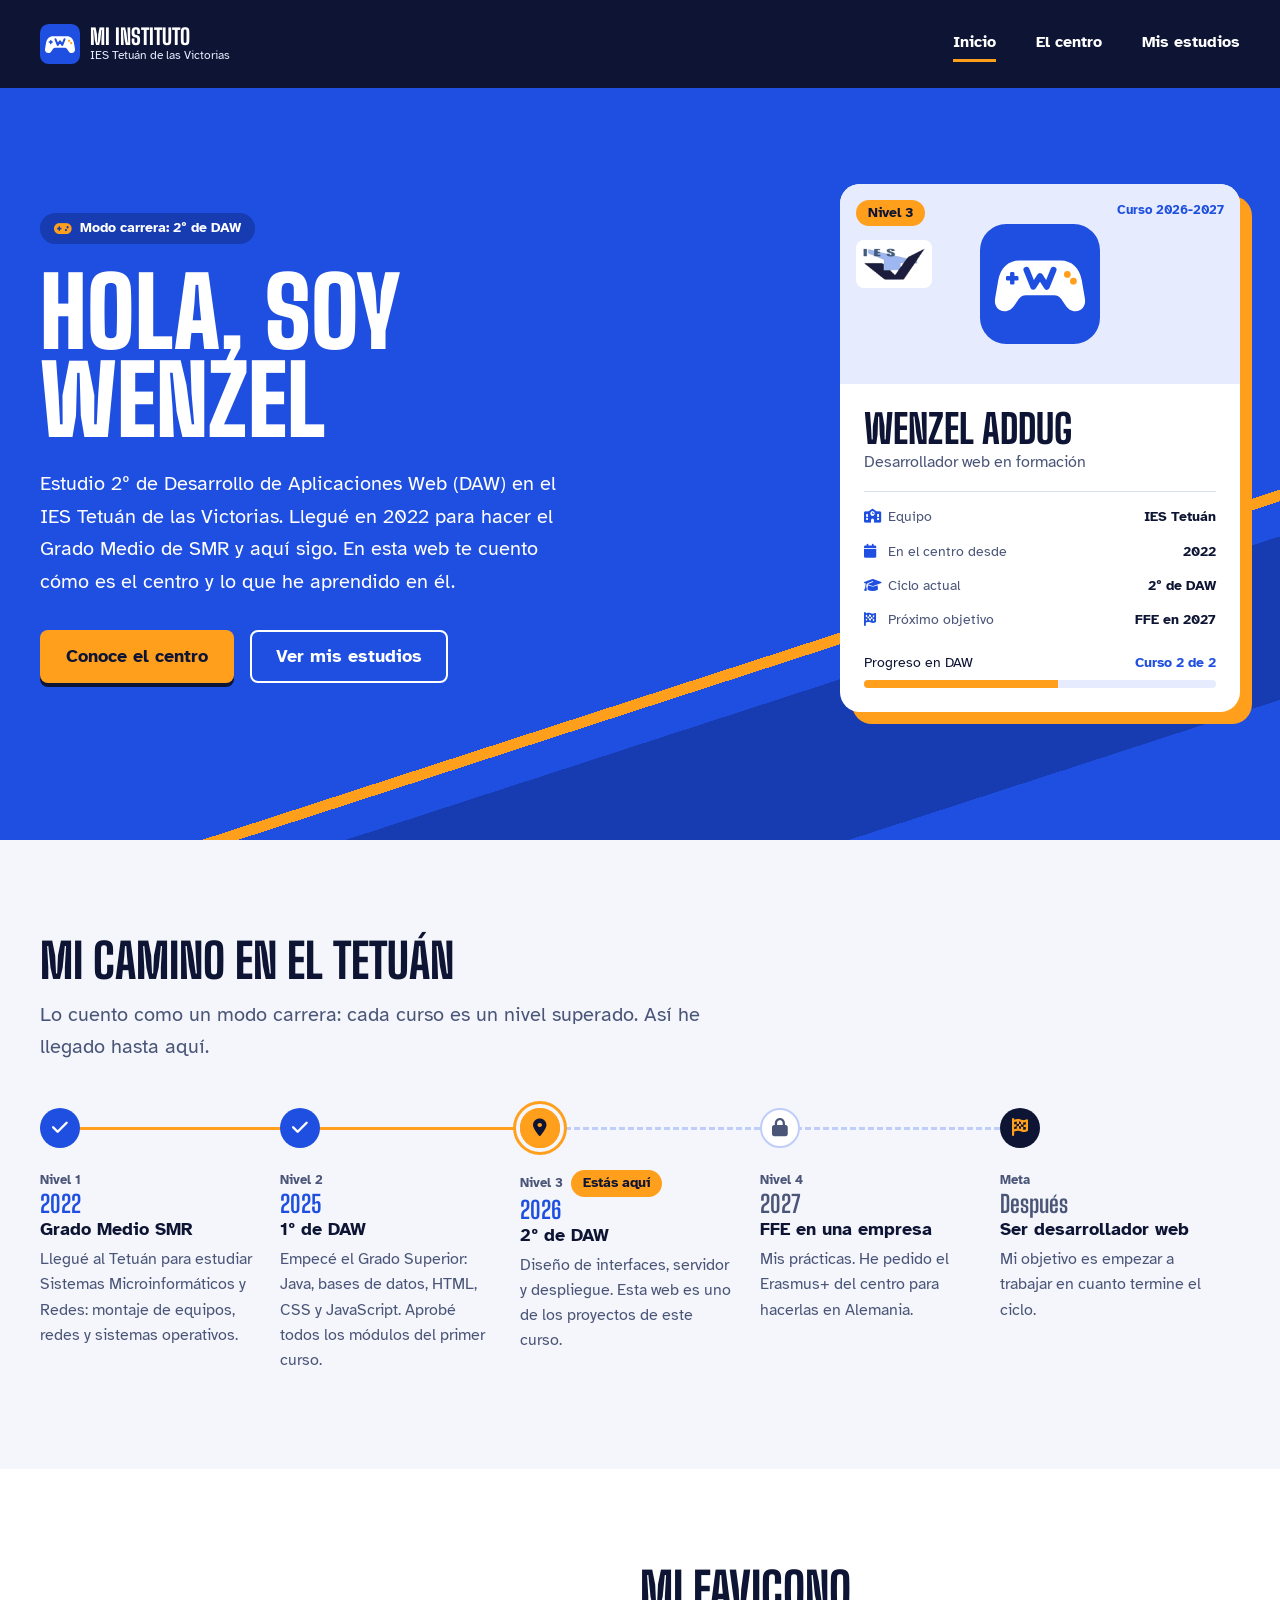
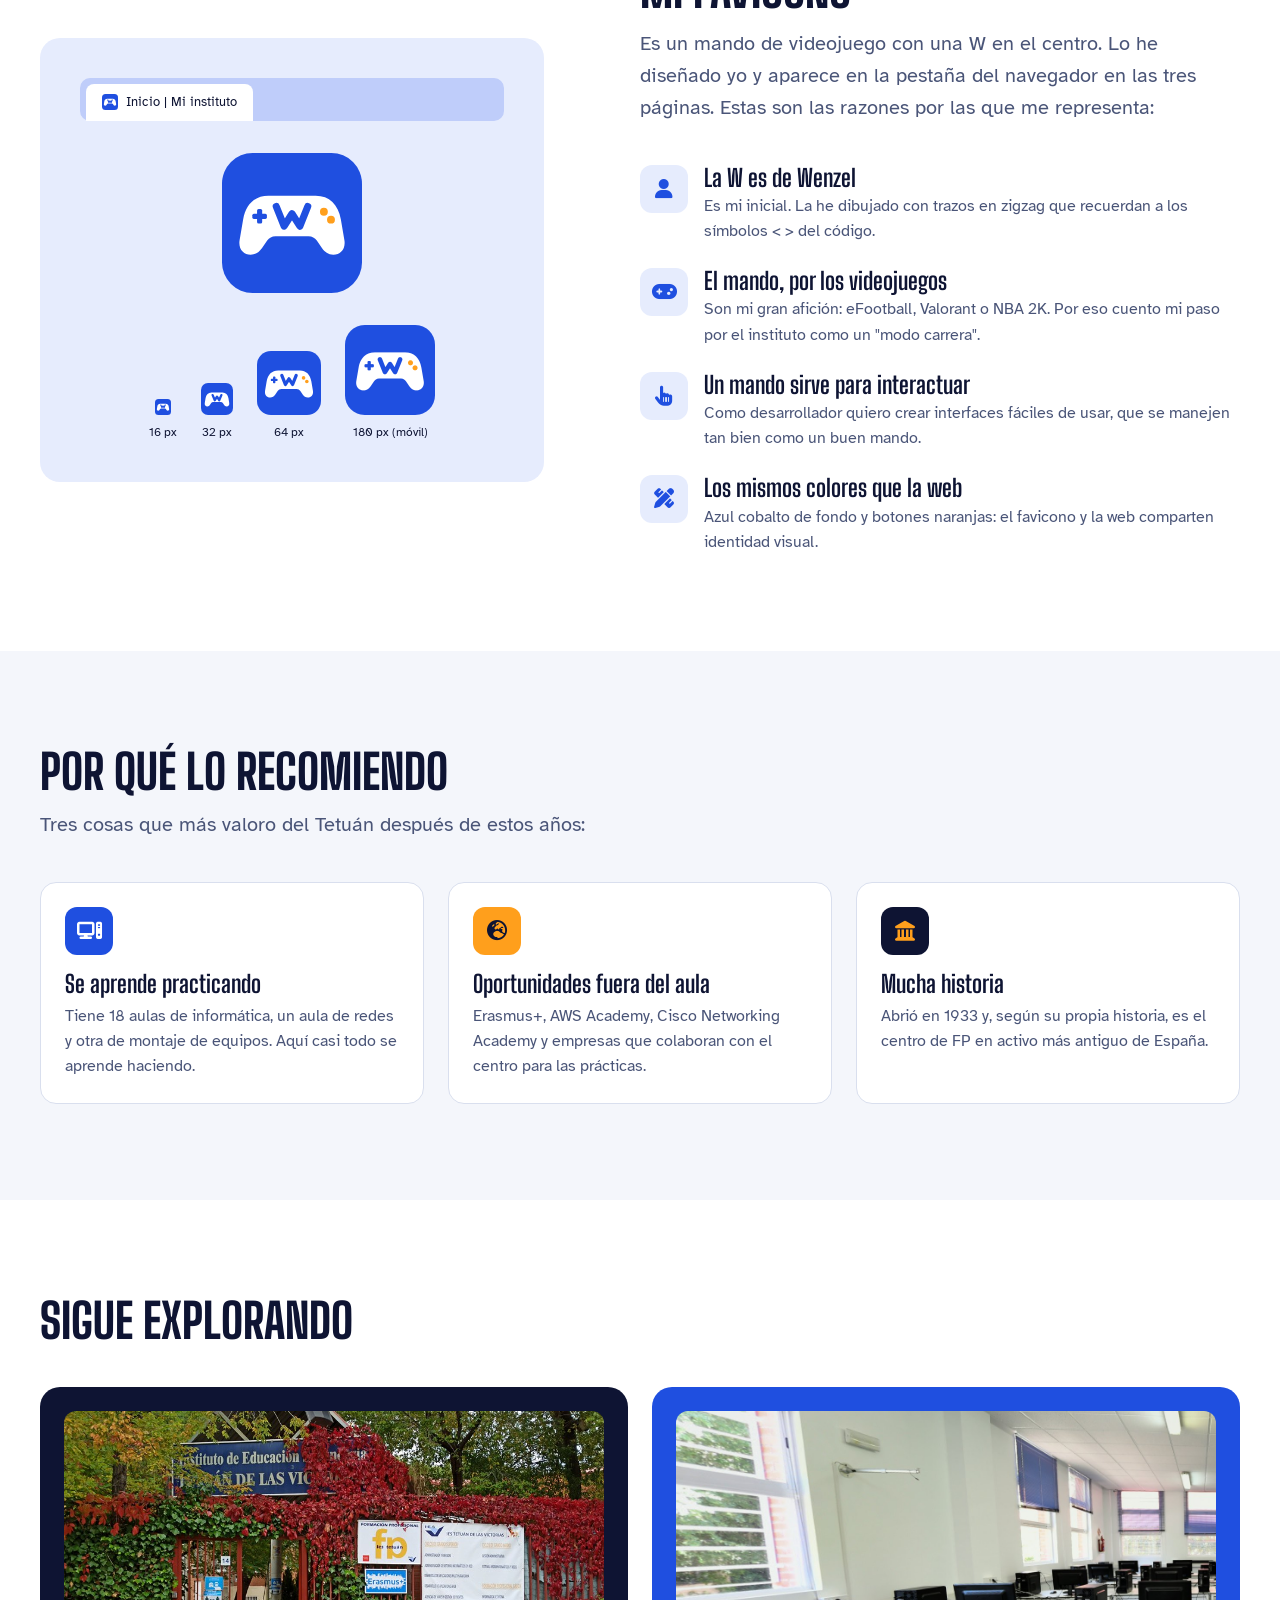
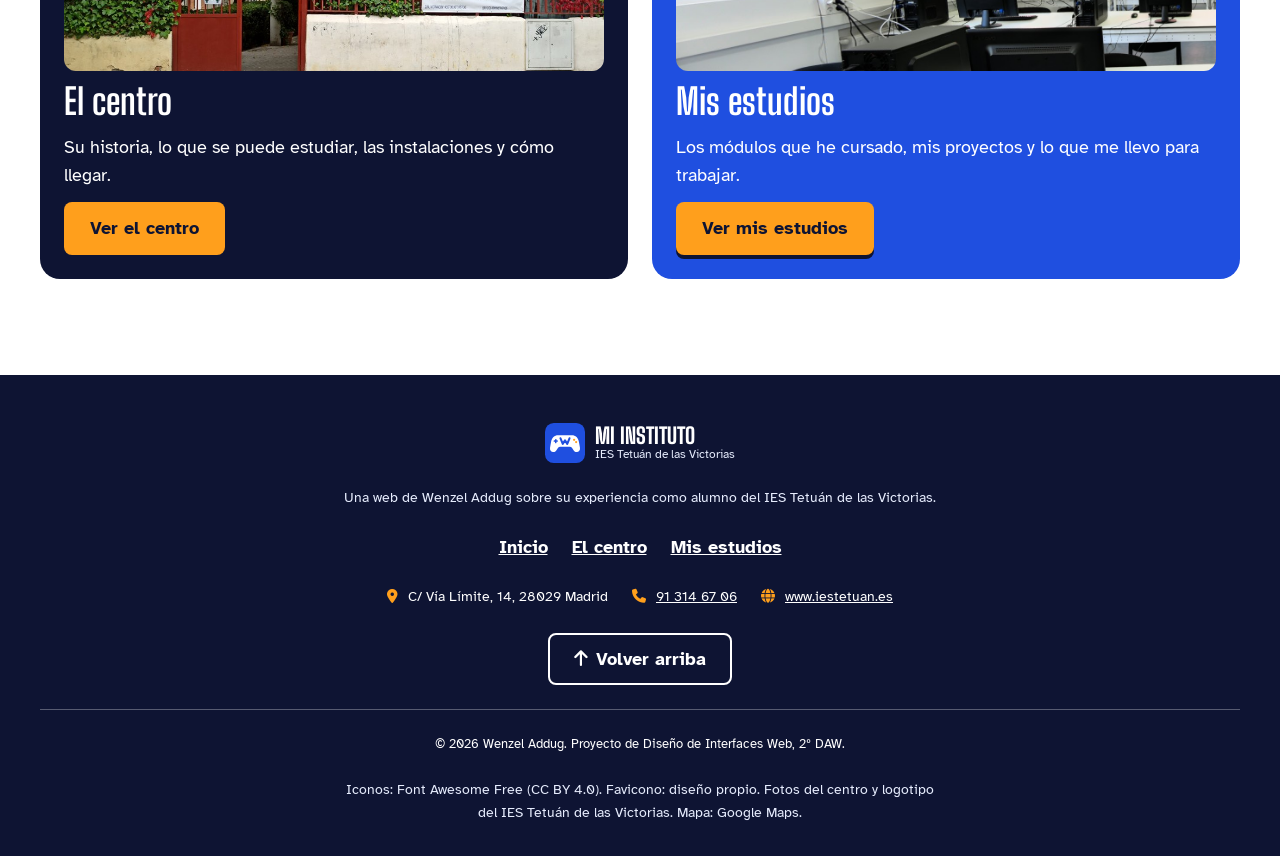
<file: Mi Instituto Diseño Interface (Fase2)/index.html>
<!DOCTYPE html>
<html lang="es">
<head>
    <meta charset="UTF-8">
    <meta name="viewport" content="width=device-width, initial-scale=1">
    <meta name="description" content="Web de Wenzel Addug sobre su experiencia como alumno del IES Tetuán de las Victorias.">
    <meta name="author" content="Wenzel Addug">
    <title>Inicio | Mi instituto</title>

    <!-- Favicono: en la pestaña va la versión simple (sin cruceta ni botones) y en el móvil la completa -->
    <link rel="icon" type="image/svg+xml" href="favicon/favicon-simple.svg">
    <link rel="icon" type="image/png" sizes="32x32" href="favicon/favicon-32.png">
    <link rel="icon" type="image/png" sizes="16x16" href="favicon/favicon-16.png">
    <link rel="apple-touch-icon" href="favicon/apple-touch-icon.png">

    <!-- Iconos de Font Awesome (descargados en la carpeta fontawesome) -->
    <link rel="stylesheet" href="fontawesome/css/fontawesome.min.css">
    <link rel="stylesheet" href="fontawesome/css/solid.min.css">

    <!-- Mi hoja de estilos -->
    <link rel="stylesheet" href="css/estilos.css">
</head>
<body>

    <!-- Enlace para saltar el menú con el teclado (solo se ve al pulsar Tab) -->
    <a href="#contenido" class="saltar">Saltar al contenido</a>

    <!-- CABECERA -->
    <header class="cabecera" id="arriba">
        <div class="contenedor cabecera-contenido">
            <a href="index.html" class="logo">
                <img src="favicon/favicon.svg" alt="" width="40" height="40">
                <span class="logo-texto">
                    <span class="logo-nombre">Mi instituto</span>
                    <span class="logo-centro">IES Tetuán de las Victorias</span>
                </span>
            </a>

            <!-- Menú del móvil: uso un checkbox oculto y su label como botón (sin JavaScript) -->
            <input type="checkbox" id="menu-movil" class="menu-check">
            <label for="menu-movil" class="menu-boton">
                <i class="fa-solid fa-bars icono-abrir" aria-hidden="true"></i>
                <i class="fa-solid fa-xmark icono-cerrar" aria-hidden="true"></i>
                <span class="oculto">Abrir o cerrar el menú</span>
            </label>

            <nav class="menu" aria-label="Menú principal">
                <ul class="menu-lista">
                    <li><a href="index.html" class="activo" aria-current="page">Inicio <i class="fa-solid fa-chevron-right" aria-hidden="true"></i></a></li>
                    <li><a href="centro.html">El centro <i class="fa-solid fa-chevron-right" aria-hidden="true"></i></a></li>
                    <li><a href="estudios.html">Mis estudios <i class="fa-solid fa-chevron-right" aria-hidden="true"></i></a></li>
                </ul>
                <!-- Esto solo se ve cuando el menú está abierto en el móvil -->
                <div class="menu-datos">
                    <p class="menu-datos-centro">IES Tetuán de las Victorias</p>
                    <p>C/ Vía Límite, 14, 28029 Madrid</p>
                    <p>91 314 67 06</p>
                </div>
            </nav>
        </div>
    </header>

    <main id="contenido">

        <!-- HERO (modo carrera) -->
        <section class="hero">
            <div class="contenedor hero-contenido">

                <div class="hero-texto">
                    <p class="chip"><i class="fa-solid fa-gamepad" aria-hidden="true"></i> Modo carrera: 2º de DAW</p>
                    <h1 class="titulo-display">Hola, soy Wenzel</h1>
                    <p class="hero-entradilla">Estudio 2º de Desarrollo de Aplicaciones Web (DAW) en el IES Tetuán de las Victorias. Llegué en 2022 para hacer el Grado Medio de SMR y aquí sigo. En esta web te cuento cómo es el centro y lo que he aprendido en él.</p>
                    <div class="botones">
                        <a href="centro.html" class="boton boton-principal">Conoce el centro</a>
                        <a href="estudios.html" class="boton boton-oscuro">Ver mis estudios</a>
                    </div>
                </div>

                <!-- Ficha de jugador, como las cartas de los juegos de fútbol -->
                <aside class="ficha" aria-label="Mi ficha de jugador">
                    <div class="ficha-cabecera">
                        <span class="etiqueta etiqueta-naranja ficha-nivel">Nivel 3</span>
                        <img class="ficha-escudo" src="img/logo-ies-tetuan.png" alt="Escudo del equipo: logotipo del IES Tetuán de las Victorias" width="76" height="48">
                        <span class="ficha-curso">Curso 2026-2027</span>
                        <img class="ficha-foto" src="favicon/favicon.svg" alt="Mi favicono: un mando de videojuego con una W" width="120" height="120">
                    </div>
                    <div class="ficha-datos">
                        <p class="ficha-nombre">Wenzel Addug</p>
                        <p class="ficha-rol">Desarrollador web en formación</p>
                        <ul class="ficha-lista">
                            <li><span><i class="fa-solid fa-school" aria-hidden="true"></i> Equipo</span> <strong>IES Tetuán</strong></li>
                            <li><span><i class="fa-solid fa-calendar" aria-hidden="true"></i> En el centro desde</span> <strong>2022</strong></li>
                            <li><span><i class="fa-solid fa-graduation-cap" aria-hidden="true"></i> Ciclo actual</span> <strong>2º de DAW</strong></li>
                            <li><span><i class="fa-solid fa-flag-checkered" aria-hidden="true"></i> Próximo objetivo</span> <strong>FFE en 2027</strong></li>
                        </ul>
                        <div class="progreso">
                            <p><span>Progreso en DAW</span> <strong>Curso 2 de 2</strong></p>
                            <div class="barra" aria-hidden="true"><span class="barra-relleno"></span></div>
                        </div>
                    </div>
                </aside>

            </div>
        </section>

        <!-- MI CAMINO EN EL TETUÁN -->
        <section class="seccion" id="mi-camino">
            <div class="contenedor">
                <div class="encabezado-seccion">
                    <h2>Mi camino en el Tetuán</h2>
                    <p class="entradilla">Lo cuento como un modo carrera: cada curso es un nivel superado. Así he llegado hasta aquí.</p>
                </div>

                <!-- Línea de niveles (en móvil va en vertical y en escritorio en horizontal) -->
                <ol class="niveles">
                    <li class="nivel nivel-hecho">
                        <span class="nivel-punto"><i class="fa-solid fa-check" aria-hidden="true"></i></span>
                        <p class="nivel-numero">Nivel 1</p>
                        <p class="nivel-anio">2022</p>
                        <h3>Grado Medio SMR</h3>
                        <p class="nivel-texto">Llegué al Tetuán para estudiar Sistemas Microinformáticos y Redes: montaje de equipos, redes y sistemas operativos.</p>
                    </li>
                    <li class="nivel nivel-hecho">
                        <span class="nivel-punto"><i class="fa-solid fa-check" aria-hidden="true"></i></span>
                        <p class="nivel-numero">Nivel 2</p>
                        <p class="nivel-anio">2025</p>
                        <h3>1º de DAW</h3>
                        <p class="nivel-texto">Empecé el Grado Superior: Java, bases de datos, HTML, CSS y JavaScript. Aprobé todos los módulos del primer curso.</p>
                    </li>
                    <li class="nivel nivel-actual">
                        <span class="nivel-punto"><i class="fa-solid fa-location-dot" aria-hidden="true"></i></span>
                        <p class="nivel-numero">Nivel 3 <span class="etiqueta etiqueta-naranja">Estás aquí</span></p>
                        <p class="nivel-anio">2026</p>
                        <h3>2º de DAW</h3>
                        <p class="nivel-texto">Diseño de interfaces, servidor y despliegue. Esta web es uno de los proyectos de este curso.</p>
                    </li>
                    <li class="nivel nivel-bloqueado">
                        <span class="nivel-punto"><i class="fa-solid fa-lock" aria-hidden="true"></i></span>
                        <p class="nivel-numero">Nivel 4</p>
                        <p class="nivel-anio">2027</p>
                        <h3>FFE en una empresa</h3>
                        <p class="nivel-texto">Mis prácticas. He pedido el Erasmus+ del centro para hacerlas en Alemania.</p>
                    </li>
                    <li class="nivel nivel-meta">
                        <span class="nivel-punto"><i class="fa-solid fa-flag-checkered" aria-hidden="true"></i></span>
                        <p class="nivel-numero">Meta</p>
                        <p class="nivel-anio">Después</p>
                        <h3>Ser desarrollador web</h3>
                        <p class="nivel-texto">Mi objetivo es empezar a trabajar en cuanto termine el ciclo.</p>
                    </li>
                </ol>
            </div>
        </section>

        <!-- MI FAVICONO -->
        <section class="seccion seccion-blanca" id="mi-favicono">
            <div class="contenedor favicono">

                <div class="favicono-texto">
                    <div class="encabezado-seccion">
                        <h2>Mi favicono</h2>
                        <p class="entradilla">Es un mando de videojuego con una W en el centro. Lo he diseñado yo y aparece en la pestaña del navegador en las tres páginas. Estas son las razones por las que me representa:</p>
                    </div>
                    <ul class="razones">
                        <li class="razon">
                            <span class="insignia"><i class="fa-solid fa-user" aria-hidden="true"></i></span>
                            <div>
                                <h3>La W es de Wenzel</h3>
                                <p>Es mi inicial. La he dibujado con trazos en zigzag que recuerdan a los símbolos &lt; &gt; del código.</p>
                            </div>
                        </li>
                        <li class="razon">
                            <span class="insignia"><i class="fa-solid fa-gamepad" aria-hidden="true"></i></span>
                            <div>
                                <h3>El mando, por los videojuegos</h3>
                                <p>Son mi gran afición: eFootball, Valorant o NBA 2K. Por eso cuento mi paso por el instituto como un "modo carrera".</p>
                            </div>
                        </li>
                        <li class="razon">
                            <span class="insignia"><i class="fa-solid fa-hand-pointer" aria-hidden="true"></i></span>
                            <div>
                                <h3>Un mando sirve para interactuar</h3>
                                <p>Como desarrollador quiero crear interfaces fáciles de usar, que se manejen tan bien como un buen mando.</p>
                            </div>
                        </li>
                        <li class="razon">
                            <span class="insignia"><i class="fa-solid fa-pen-ruler" aria-hidden="true"></i></span>
                            <div>
                                <h3>Los mismos colores que la web</h3>
                                <p>Azul cobalto de fondo y botones naranjas: el favicono y la web comparten identidad visual.</p>
                            </div>
                        </li>
                    </ul>
                </div>

                <!-- Muestra del favicono: la pestaña del navegador y los tamaños.
                     En el HTML va después del texto (primero se lee el título) y en el ordenador
                     la pongo a la izquierda con "order" en el CSS -->
                <div class="favicono-muestra">
                    <div class="pestana-barra">
                        <p class="pestana"><img src="favicon/favicon-16.png" alt="" width="16" height="16"> Inicio | Mi instituto</p>
                    </div>
                    <img class="favicono-grande" src="favicon/favicon.svg" alt="Mi favicono en grande" width="140" height="140">
                    <ul class="favicono-tamanos">
                        <li><img src="favicon/favicon-16.png" alt="" width="16" height="16"> 16 px</li>
                        <li><img src="favicon/favicon-32.png" alt="" width="32" height="32"> 32 px</li>
                        <li><img src="favicon/favicon-64.png" alt="" width="64" height="64"> 64 px</li>
                        <li class="tamano-movil"><img src="favicon/apple-touch-icon.png" alt="" width="90" height="90"> 180 px (móvil)</li>
                    </ul>
                </div>

            </div>
        </section>

        <!-- POR QUÉ LO RECOMIENDO -->
        <section class="seccion" id="por-que">
            <div class="contenedor">
                <div class="encabezado-seccion">
                    <h2>Por qué lo recomiendo</h2>
                    <p class="entradilla">Tres cosas que más valoro del Tetuán después de estos años:</p>
                </div>
                <div class="tarjetas-tres">
                    <article class="tarjeta">
                        <span class="insignia insignia-azul"><i class="fa-solid fa-computer" aria-hidden="true"></i></span>
                        <h3>Se aprende practicando</h3>
                        <p>Tiene 18 aulas de informática, un aula de redes y otra de montaje de equipos. Aquí casi todo se aprende haciendo.</p>
                    </article>
                    <article class="tarjeta">
                        <span class="insignia insignia-naranja"><i class="fa-solid fa-earth-europe" aria-hidden="true"></i></span>
                        <h3>Oportunidades fuera del aula</h3>
                        <p>Erasmus+, AWS Academy, Cisco Networking Academy y empresas que colaboran con el centro para las prácticas.</p>
                    </article>
                    <article class="tarjeta">
                        <span class="insignia insignia-tinta"><i class="fa-solid fa-landmark" aria-hidden="true"></i></span>
                        <h3>Mucha historia</h3>
                        <p>Abrió en 1933 y, según su propia historia, es el centro de FP en activo más antiguo de España.</p>
                    </article>
                </div>
            </div>
        </section>

        <!-- SIGUE EXPLORANDO -->
        <section class="seccion seccion-blanca" id="sigue-explorando">
            <div class="contenedor">
                <div class="encabezado-seccion">
                    <h2>Sigue explorando</h2>
                </div>
                <div class="accesos">
                    <article class="acceso acceso-oscuro">
                        <img src="img/entrada-instituto.jpg" alt="Entrada del IES Tetuán de las Victorias, con la valla cubierta de hiedra roja" width="907" height="599">
                        <h3>El centro</h3>
                        <p>Su historia, lo que se puede estudiar, las instalaciones y cómo llegar.</p>
                        <a href="centro.html" class="boton boton-principal">Ver el centro</a>
                    </article>
                    <article class="acceso acceso-azul">
                        <img src="img/aula-informatica.jpg" alt="Aula de informática del instituto con filas de ordenadores" width="1251" height="962">
                        <h3>Mis estudios</h3>
                        <p>Los módulos que he cursado, mis proyectos y lo que me llevo para trabajar.</p>
                        <a href="estudios.html" class="boton boton-principal">Ver mis estudios</a>
                    </article>
                </div>
            </div>
        </section>

    </main>

    <!-- PIE DE PÁGINA -->
    <footer class="pie">
        <div class="contenedor pie-contenido">
            <a href="index.html" class="logo">
                <img src="favicon/favicon.svg" alt="" width="40" height="40">
                <span class="logo-texto">
                    <span class="logo-nombre">Mi instituto</span>
                    <span class="logo-centro">IES Tetuán de las Victorias</span>
                </span>
            </a>
            <p class="pie-texto">Una web de Wenzel Addug sobre su experiencia como alumno del IES Tetuán de las Victorias.</p>

            <nav aria-label="Menú del pie">
                <ul class="pie-menu">
                    <li><a href="index.html">Inicio</a></li>
                    <li><a href="centro.html">El centro</a></li>
                    <li><a href="estudios.html">Mis estudios</a></li>
                </ul>
            </nav>

            <address class="pie-contacto">
                <span><i class="fa-solid fa-location-dot" aria-hidden="true"></i> C/ Vía Límite, 14, 28029 Madrid</span>
                <span><i class="fa-solid fa-phone" aria-hidden="true"></i> <a href="tel:+34913146706">91 314 67 06</a></span>
                <span><i class="fa-solid fa-globe" aria-hidden="true"></i> <a href="https://www.iestetuan.es" target="_blank" rel="noopener">www.iestetuan.es</a></span>
            </address>

            <a href="#arriba" class="boton boton-oscuro"><i class="fa-solid fa-arrow-up" aria-hidden="true"></i> Volver arriba</a>

            <p class="pie-legal">© 2026 Wenzel Addug. Proyecto de Diseño de Interfaces Web, 2º DAW.</p>
            <p class="pie-creditos">Iconos: Font Awesome Free (CC BY 4.0). Favicono: diseño propio. Fotos del centro y logotipo del IES Tetuán de las Victorias. Mapa: Google Maps.</p>
        </div>
    </footer>

</body>
</html>
</file>
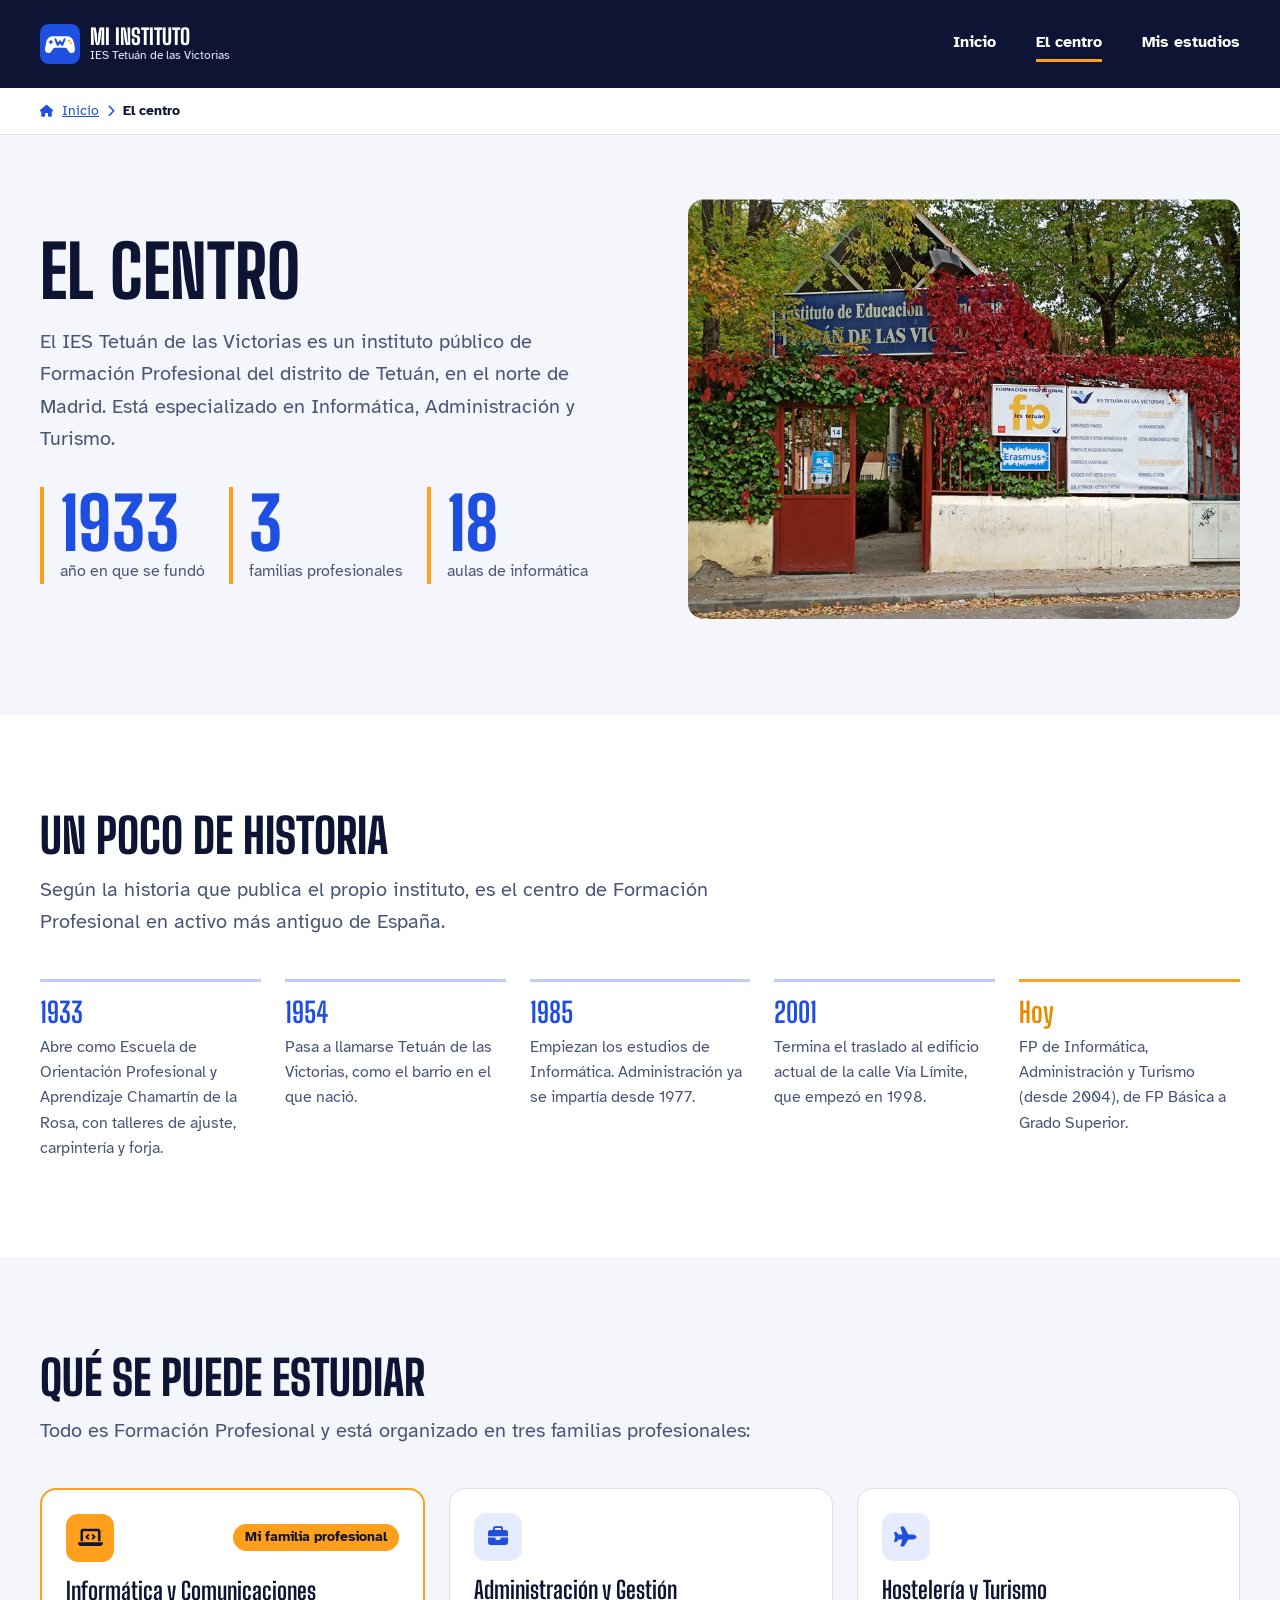
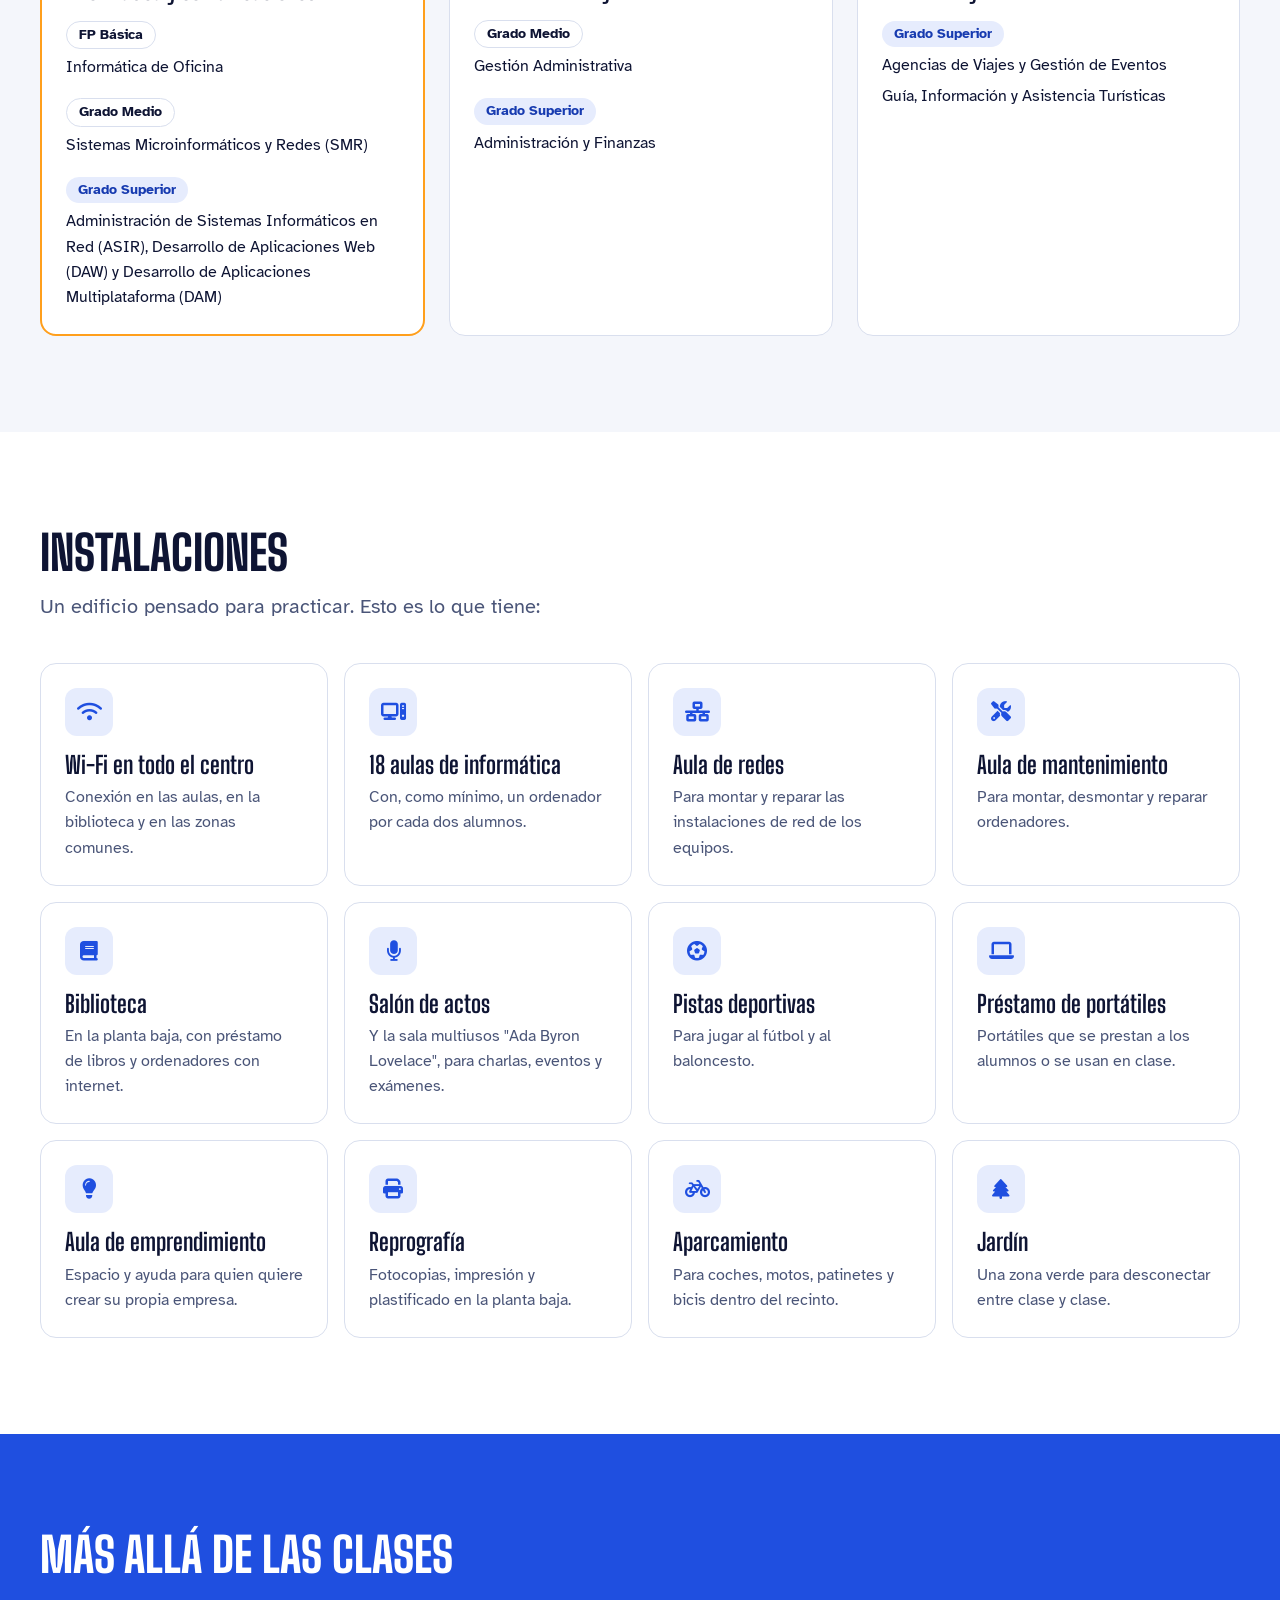
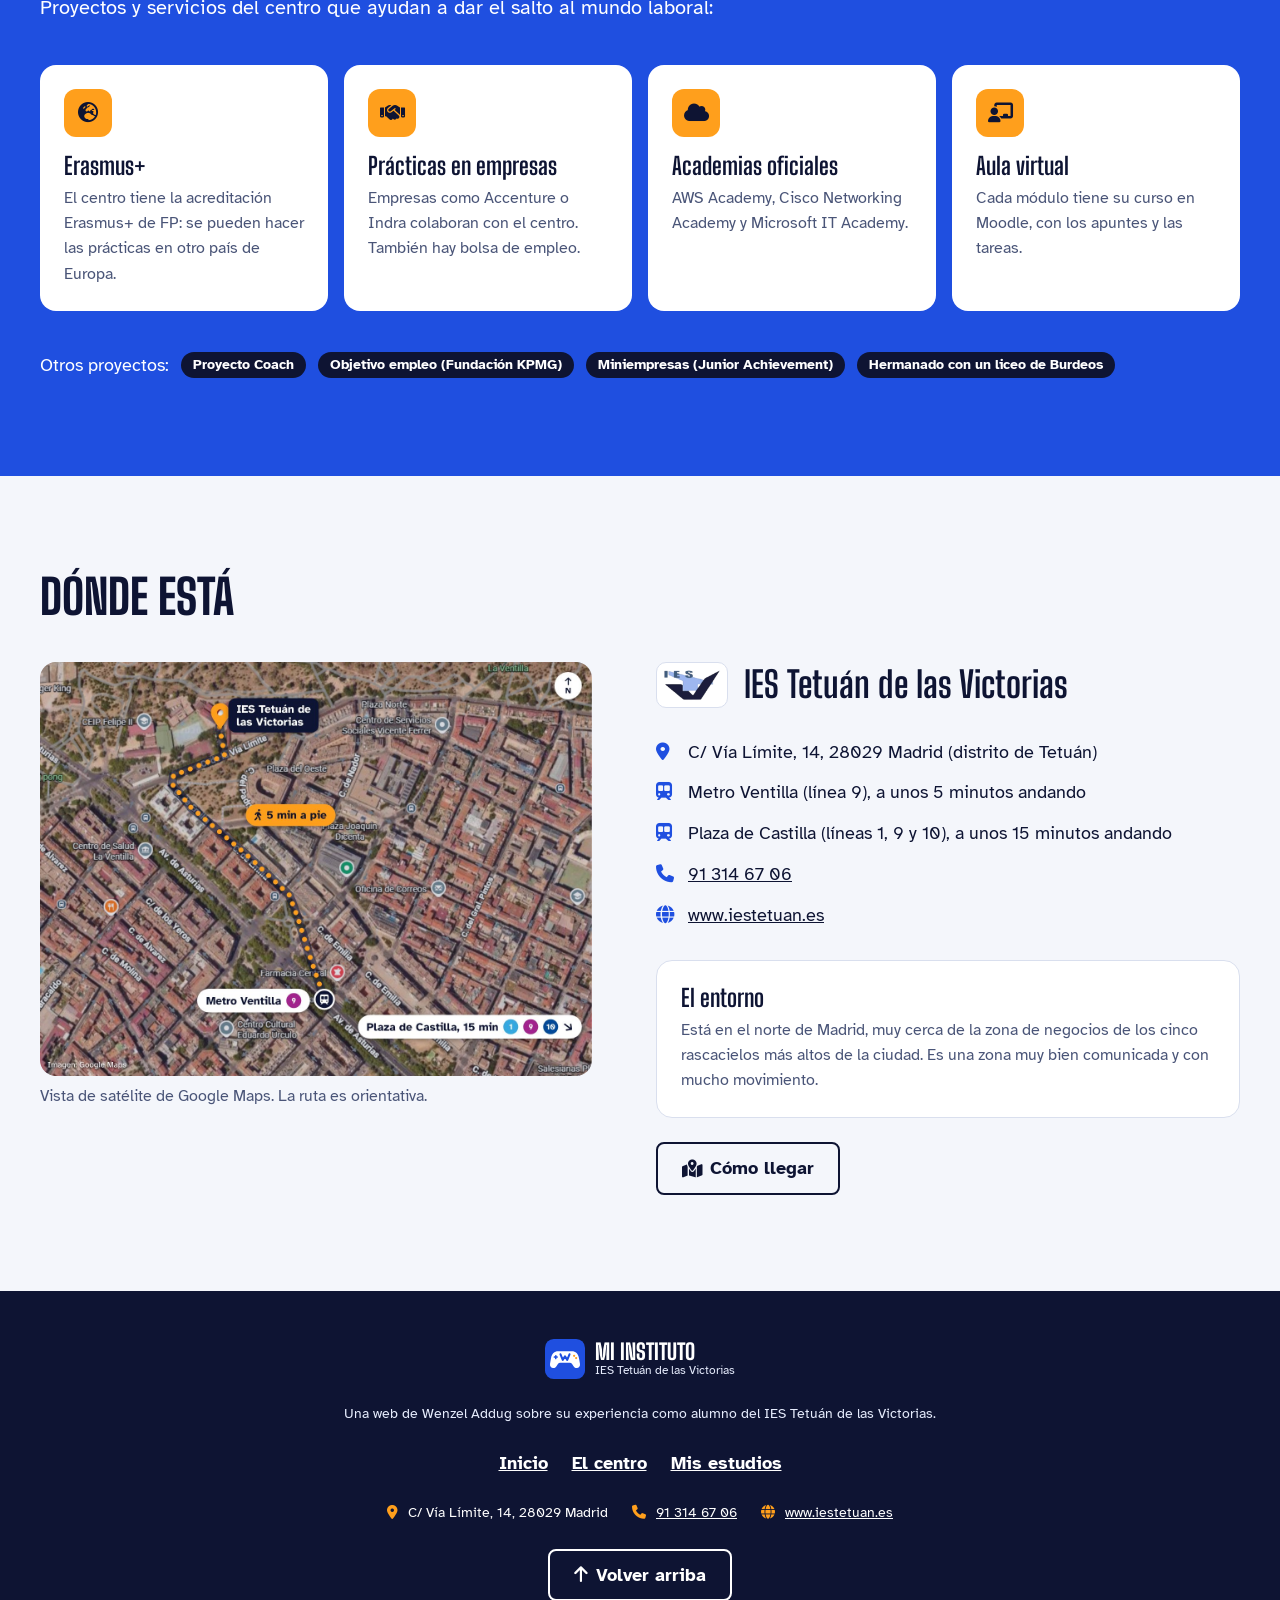
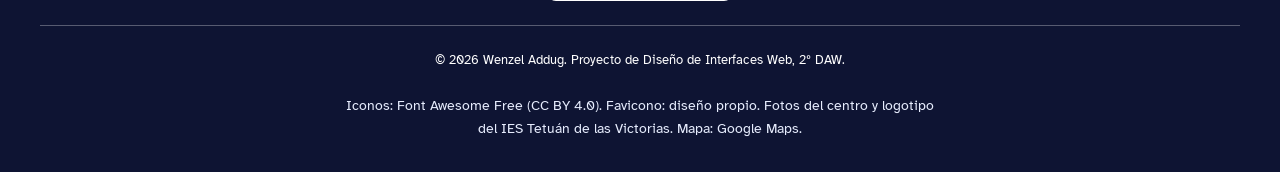
<file: Mi Instituto Diseño Interface (Fase2)/centro.html>
<!DOCTYPE html>
<html lang="es">
<head>
    <meta charset="UTF-8">
    <meta name="viewport" content="width=device-width, initial-scale=1">
    <meta name="description" content="El IES Tetuán de las Victorias: historia, estudios, instalaciones, servicios y cómo llegar.">
    <meta name="author" content="Wenzel Addug">
    <title>El centro | Mi instituto</title>

    <!-- Favicono: en la pestaña va la versión simple y en el móvil la completa -->
    <link rel="icon" type="image/svg+xml" href="favicon/favicon-simple.svg">
    <link rel="icon" type="image/png" sizes="32x32" href="favicon/favicon-32.png">
    <link rel="icon" type="image/png" sizes="16x16" href="favicon/favicon-16.png">
    <link rel="apple-touch-icon" href="favicon/apple-touch-icon.png">

    <!-- Iconos de Font Awesome -->
    <link rel="stylesheet" href="fontawesome/css/fontawesome.min.css">
    <link rel="stylesheet" href="fontawesome/css/solid.min.css">

    <link rel="stylesheet" href="css/estilos.css">
</head>
<body>

    <a href="#contenido" class="saltar">Saltar al contenido</a>

    <!-- CABECERA -->
    <header class="cabecera" id="arriba">
        <div class="contenedor cabecera-contenido">
            <a href="index.html" class="logo">
                <img src="favicon/favicon.svg" alt="" width="40" height="40">
                <span class="logo-texto">
                    <span class="logo-nombre">Mi instituto</span>
                    <span class="logo-centro">IES Tetuán de las Victorias</span>
                </span>
            </a>

            <!-- Menú del móvil con checkbox (sin JavaScript) -->
            <input type="checkbox" id="menu-movil" class="menu-check">
            <label for="menu-movil" class="menu-boton">
                <i class="fa-solid fa-bars icono-abrir" aria-hidden="true"></i>
                <i class="fa-solid fa-xmark icono-cerrar" aria-hidden="true"></i>
                <span class="oculto">Abrir o cerrar el menú</span>
            </label>

            <nav class="menu" aria-label="Menú principal">
                <ul class="menu-lista">
                    <li><a href="index.html">Inicio <i class="fa-solid fa-chevron-right" aria-hidden="true"></i></a></li>
                    <li><a href="centro.html" class="activo" aria-current="page">El centro <i class="fa-solid fa-chevron-right" aria-hidden="true"></i></a></li>
                    <li><a href="estudios.html">Mis estudios <i class="fa-solid fa-chevron-right" aria-hidden="true"></i></a></li>
                </ul>
                <div class="menu-datos">
                    <p class="menu-datos-centro">IES Tetuán de las Victorias</p>
                    <p>C/ Vía Límite, 14, 28029 Madrid</p>
                    <p>91 314 67 06</p>
                </div>
            </nav>
        </div>
    </header>

    <!-- Migas de pan -->
    <nav class="migas" aria-label="Migas de pan">
        <div class="contenedor">
            <ol>
                <li><i class="fa-solid fa-house" aria-hidden="true"></i> <a href="index.html">Inicio</a></li>
                <li><i class="fa-solid fa-chevron-right" aria-hidden="true"></i> <span aria-current="page">El centro</span></li>
            </ol>
        </div>
    </nav>

    <main id="contenido">

        <!-- PRESENTACIÓN DEL CENTRO -->
        <section class="cabecera-pagina">
            <div class="contenedor cabecera-pagina-contenido">
                <div class="cabecera-pagina-texto">
                    <h1>El centro</h1>
                    <p class="entradilla">El IES Tetuán de las Victorias es un instituto público de Formación Profesional del distrito de Tetuán, en el norte de Madrid. Está especializado en Informática, Administración y Turismo.</p>

                    <!-- FLEXBOX: los tres datos rápidos (en el móvil en columna y en pantallas más grandes en fila) -->
                    <ul class="datos-rapidos">
                        <li><strong>1933</strong> año en que se fundó</li>
                        <li><strong>3</strong> familias profesionales</li>
                        <li><strong>18</strong> aulas de informática</li>
                    </ul>
                </div>
                <figure class="cabecera-pagina-imagen">
                    <img src="img/entrada-instituto.jpg" alt="Entrada del IES Tetuán de las Victorias, con la valla cubierta de hiedra roja y los carteles de FP y Erasmus+" width="907" height="599">
                </figure>
            </div>
        </section>

        <!-- UN POCO DE HISTORIA -->
        <section class="seccion seccion-blanca" id="historia">
            <div class="contenedor">
                <div class="encabezado-seccion">
                    <h2>Un poco de historia</h2>
                    <p class="entradilla">Según la historia que publica el propio instituto, es el centro de Formación Profesional en activo más antiguo de España.</p>
                </div>

                <!-- FLEXBOX: los hitos van en una fila (en móvil, uno debajo de otro) -->
                <ol class="hitos">
                    <li class="hito">
                        <p class="hito-anio">1933</p>
                        <p>Abre como Escuela de Orientación Profesional y Aprendizaje Chamartín de la Rosa, con talleres de ajuste, carpintería y forja.</p>
                    </li>
                    <li class="hito">
                        <p class="hito-anio">1954</p>
                        <p>Pasa a llamarse Tetuán de las Victorias, como el barrio en el que nació.</p>
                    </li>
                    <li class="hito">
                        <p class="hito-anio">1985</p>
                        <p>Empiezan los estudios de Informática. Administración ya se impartía desde 1977.</p>
                    </li>
                    <li class="hito">
                        <p class="hito-anio">2001</p>
                        <p>Termina el traslado al edificio actual de la calle Vía Límite, que empezó en 1998.</p>
                    </li>
                    <li class="hito hito-hoy">
                        <p class="hito-anio">Hoy</p>
                        <p>FP de Informática, Administración y Turismo (desde 2004), de FP Básica a Grado Superior.</p>
                    </li>
                </ol>
            </div>
        </section>

        <!-- QUÉ SE PUEDE ESTUDIAR -->
        <section class="seccion" id="estudios">
            <div class="contenedor">
                <div class="encabezado-seccion">
                    <h2>Qué se puede estudiar</h2>
                    <p class="entradilla">Todo es Formación Profesional y está organizado en tres familias profesionales:</p>
                </div>

                <!-- FLEXBOX: las tres familias en fila (en el móvil una debajo de otra) -->
                <div class="familias">
                    <article class="tarjeta familia familia-mia">
                        <div class="familia-cabecera">
                            <span class="insignia insignia-naranja"><i class="fa-solid fa-laptop-code" aria-hidden="true"></i></span>
                            <span class="etiqueta etiqueta-naranja">Mi familia profesional</span>
                        </div>
                        <h3>Informática y Comunicaciones</h3>
                        <dl class="familia-ciclos">
                            <dt><span class="etiqueta etiqueta-neutra">FP Básica</span></dt>
                            <dd>Informática de Oficina</dd>
                            <dt><span class="etiqueta etiqueta-neutra">Grado Medio</span></dt>
                            <dd>Sistemas Microinformáticos y Redes (SMR)</dd>
                            <dt><span class="etiqueta etiqueta-azul">Grado Superior</span></dt>
                            <dd>Administración de Sistemas Informáticos en Red (ASIR), Desarrollo de Aplicaciones Web (DAW) y Desarrollo de Aplicaciones Multiplataforma (DAM)</dd>
                        </dl>
                    </article>
                    <article class="tarjeta familia">
                        <div class="familia-cabecera">
                            <span class="insignia"><i class="fa-solid fa-briefcase" aria-hidden="true"></i></span>
                        </div>
                        <h3>Administración y Gestión</h3>
                        <dl class="familia-ciclos">
                            <dt><span class="etiqueta etiqueta-neutra">Grado Medio</span></dt>
                            <dd>Gestión Administrativa</dd>
                            <dt><span class="etiqueta etiqueta-azul">Grado Superior</span></dt>
                            <dd>Administración y Finanzas</dd>
                        </dl>
                    </article>
                    <article class="tarjeta familia">
                        <div class="familia-cabecera">
                            <span class="insignia"><i class="fa-solid fa-plane" aria-hidden="true"></i></span>
                        </div>
                        <h3>Hostelería y Turismo</h3>
                        <dl class="familia-ciclos">
                            <!-- Los dos son de Grado Superior, así que van con el mismo dt -->
                            <dt><span class="etiqueta etiqueta-azul">Grado Superior</span></dt>
                            <dd>Agencias de Viajes y Gestión de Eventos</dd>
                            <dd>Guía, Información y Asistencia Turísticas</dd>
                        </dl>
                    </article>
                </div>
            </div>
        </section>

        <!-- INSTALACIONES -->
        <section class="seccion seccion-blanca" id="instalaciones">
            <div class="contenedor">
                <div class="encabezado-seccion">
                    <h2>Instalaciones</h2>
                    <p class="entradilla">Un edificio pensado para practicar. Esto es lo que tiene:</p>
                </div>

                <!-- FLEXBOX con flex-wrap: según el ancho de la pantalla salen 4, 3, 2 o 1 tarjetas por fila -->
                <div class="instalaciones">
                    <article class="tarjeta">
                        <span class="insignia"><i class="fa-solid fa-wifi" aria-hidden="true"></i></span>
                        <h3>Wi-Fi en todo el centro</h3>
                        <p>Conexión en las aulas, en la biblioteca y en las zonas comunes.</p>
                    </article>
                    <article class="tarjeta">
                        <span class="insignia"><i class="fa-solid fa-computer" aria-hidden="true"></i></span>
                        <h3>18 aulas de informática</h3>
                        <p>Con, como mínimo, un ordenador por cada dos alumnos.</p>
                    </article>
                    <article class="tarjeta">
                        <span class="insignia"><i class="fa-solid fa-network-wired" aria-hidden="true"></i></span>
                        <h3>Aula de redes</h3>
                        <p>Para montar y reparar las instalaciones de red de los equipos.</p>
                    </article>
                    <article class="tarjeta">
                        <span class="insignia"><i class="fa-solid fa-screwdriver-wrench" aria-hidden="true"></i></span>
                        <h3>Aula de mantenimiento</h3>
                        <p>Para montar, desmontar y reparar ordenadores.</p>
                    </article>
                    <article class="tarjeta">
                        <span class="insignia"><i class="fa-solid fa-book" aria-hidden="true"></i></span>
                        <h3>Biblioteca</h3>
                        <p>En la planta baja, con préstamo de libros y ordenadores con internet.</p>
                    </article>
                    <article class="tarjeta">
                        <span class="insignia"><i class="fa-solid fa-microphone" aria-hidden="true"></i></span>
                        <h3>Salón de actos</h3>
                        <p>Y la sala multiusos "Ada Byron Lovelace", para charlas, eventos y exámenes.</p>
                    </article>
                    <article class="tarjeta">
                        <span class="insignia"><i class="fa-solid fa-futbol" aria-hidden="true"></i></span>
                        <h3>Pistas deportivas</h3>
                        <p>Para jugar al fútbol y al baloncesto.</p>
                    </article>
                    <article class="tarjeta">
                        <span class="insignia"><i class="fa-solid fa-laptop" aria-hidden="true"></i></span>
                        <h3>Préstamo de portátiles</h3>
                        <p>Portátiles que se prestan a los alumnos o se usan en clase.</p>
                    </article>
                    <article class="tarjeta">
                        <span class="insignia"><i class="fa-solid fa-lightbulb" aria-hidden="true"></i></span>
                        <h3>Aula de emprendimiento</h3>
                        <p>Espacio y ayuda para quien quiere crear su propia empresa.</p>
                    </article>
                    <article class="tarjeta">
                        <span class="insignia"><i class="fa-solid fa-print" aria-hidden="true"></i></span>
                        <h3>Reprografía</h3>
                        <p>Fotocopias, impresión y plastificado en la planta baja.</p>
                    </article>
                    <article class="tarjeta">
                        <span class="insignia"><i class="fa-solid fa-bicycle" aria-hidden="true"></i></span>
                        <h3>Aparcamiento</h3>
                        <p>Para coches, motos, patinetes y bicis dentro del recinto.</p>
                    </article>
                    <article class="tarjeta">
                        <span class="insignia"><i class="fa-solid fa-tree" aria-hidden="true"></i></span>
                        <h3>Jardín</h3>
                        <p>Una zona verde para desconectar entre clase y clase.</p>
                    </article>
                </div>
            </div>
        </section>

        <!-- MÁS ALLÁ DE LAS CLASES -->
        <section class="seccion seccion-azul" id="mas-alla">
            <div class="contenedor">
                <div class="encabezado-seccion">
                    <h2>Más allá de las clases</h2>
                    <p class="entradilla">Proyectos y servicios del centro que ayudan a dar el salto al mundo laboral:</p>
                </div>

                <!-- FLEXBOX: los servicios en fila (con flex-wrap en pantallas pequeñas) -->
                <div class="servicios">
                    <article class="tarjeta">
                        <span class="insignia insignia-naranja"><i class="fa-solid fa-earth-europe" aria-hidden="true"></i></span>
                        <h3>Erasmus+</h3>
                        <p>El centro tiene la acreditación Erasmus+ de FP: se pueden hacer las prácticas en otro país de Europa.</p>
                    </article>
                    <article class="tarjeta">
                        <span class="insignia insignia-naranja"><i class="fa-solid fa-handshake" aria-hidden="true"></i></span>
                        <h3>Prácticas en empresas</h3>
                        <p>Empresas como Accenture o Indra colaboran con el centro. También hay bolsa de empleo.</p>
                    </article>
                    <article class="tarjeta">
                        <span class="insignia insignia-naranja"><i class="fa-solid fa-cloud" aria-hidden="true"></i></span>
                        <h3>Academias oficiales</h3>
                        <p>AWS Academy, Cisco Networking Academy y Microsoft IT Academy.</p>
                    </article>
                    <article class="tarjeta">
                        <span class="insignia insignia-naranja"><i class="fa-solid fa-chalkboard-user" aria-hidden="true"></i></span>
                        <h3>Aula virtual</h3>
                        <p>Cada módulo tiene su curso en Moodle, con los apuntes y las tareas.</p>
                    </article>
                </div>

                <!-- FLEXBOX con flex-wrap para las etiquetas -->
                <div class="otros-proyectos">
                    <p>Otros proyectos:</p>
                    <ul>
                        <li class="etiqueta etiqueta-oscura">Proyecto Coach</li>
                        <li class="etiqueta etiqueta-oscura">Objetivo empleo (Fundación KPMG)</li>
                        <li class="etiqueta etiqueta-oscura">Miniempresas (Junior Achievement)</li>
                        <li class="etiqueta etiqueta-oscura">Hermanado con un liceo de Burdeos</li>
                    </ul>
                </div>
            </div>
        </section>

        <!-- DÓNDE ESTÁ -->
        <section class="seccion" id="donde-esta">
            <div class="contenedor">
                <div class="encabezado-seccion">
                    <h2>Dónde está</h2>
                </div>

                <!-- FLEXBOX: el mapa a la izquierda y los datos a la derecha -->
                <div class="ubicacion">
                    <figure class="ubicacion-mapa">
                        <img src="img/mapa-ventilla.jpg" alt="Mapa de satélite del entorno del instituto con la ruta a pie hasta el metro de Ventilla" width="1328" height="996">
                        <figcaption>Vista de satélite de Google Maps. La ruta es orientativa.</figcaption>
                    </figure>

                    <div class="ubicacion-datos">
                        <div class="centro-nombre">
                            <img src="img/logo-ies-tetuan.png" alt="Logotipo del IES Tetuán de las Victorias" width="100" height="56">
                            <h3>IES Tetuán de las Victorias</h3>
                        </div>
                        <address>
                            <ul class="lista-contacto">
                                <li><i class="fa-solid fa-location-dot" aria-hidden="true"></i> C/ Vía Límite, 14, 28029 Madrid (distrito de Tetuán)</li>
                                <li><i class="fa-solid fa-train-subway" aria-hidden="true"></i> Metro Ventilla (línea 9), a unos 5 minutos andando</li>
                                <li><i class="fa-solid fa-train-subway" aria-hidden="true"></i> Plaza de Castilla (líneas 1, 9 y 10), a unos 15 minutos andando</li>
                                <li><i class="fa-solid fa-phone" aria-hidden="true"></i> <a href="tel:+34913146706">91 314 67 06</a></li>
                                <li><i class="fa-solid fa-globe" aria-hidden="true"></i> <a href="https://www.iestetuan.es" target="_blank" rel="noopener">www.iestetuan.es</a></li>
                            </ul>
                        </address>
                        <div class="tarjeta entorno">
                            <h3>El entorno</h3>
                            <p>Está en el norte de Madrid, muy cerca de la zona de negocios de los cinco rascacielos más altos de la ciudad. Es una zona muy bien comunicada y con mucho movimiento.</p>
                        </div>
                        <a href="https://www.google.com/maps/search/?api=1&amp;query=IES+Tet%C3%BAan+de+las+Victorias+V%C3%ADa+L%C3%ADmite+14+Madrid" class="boton boton-secundario" target="_blank" rel="noopener"><i class="fa-solid fa-map-location-dot" aria-hidden="true"></i> Cómo llegar</a>
                    </div>
                </div>
            </div>
        </section>

    </main>

    <!-- PIE DE PÁGINA -->
    <footer class="pie">
        <div class="contenedor pie-contenido">
            <a href="index.html" class="logo">
                <img src="favicon/favicon.svg" alt="" width="40" height="40">
                <span class="logo-texto">
                    <span class="logo-nombre">Mi instituto</span>
                    <span class="logo-centro">IES Tetuán de las Victorias</span>
                </span>
            </a>
            <p class="pie-texto">Una web de Wenzel Addug sobre su experiencia como alumno del IES Tetuán de las Victorias.</p>

            <nav aria-label="Menú del pie">
                <ul class="pie-menu">
                    <li><a href="index.html">Inicio</a></li>
                    <li><a href="centro.html">El centro</a></li>
                    <li><a href="estudios.html">Mis estudios</a></li>
                </ul>
            </nav>

            <address class="pie-contacto">
                <span><i class="fa-solid fa-location-dot" aria-hidden="true"></i> C/ Vía Límite, 14, 28029 Madrid</span>
                <span><i class="fa-solid fa-phone" aria-hidden="true"></i> <a href="tel:+34913146706">91 314 67 06</a></span>
                <span><i class="fa-solid fa-globe" aria-hidden="true"></i> <a href="https://www.iestetuan.es" target="_blank" rel="noopener">www.iestetuan.es</a></span>
            </address>

            <a href="#arriba" class="boton boton-oscuro"><i class="fa-solid fa-arrow-up" aria-hidden="true"></i> Volver arriba</a>

            <p class="pie-legal">© 2026 Wenzel Addug. Proyecto de Diseño de Interfaces Web, 2º DAW.</p>
            <p class="pie-creditos">Iconos: Font Awesome Free (CC BY 4.0). Favicono: diseño propio. Fotos del centro y logotipo del IES Tetuán de las Victorias. Mapa: Google Maps.</p>
        </div>
    </footer>

</body>
</html>
</file>
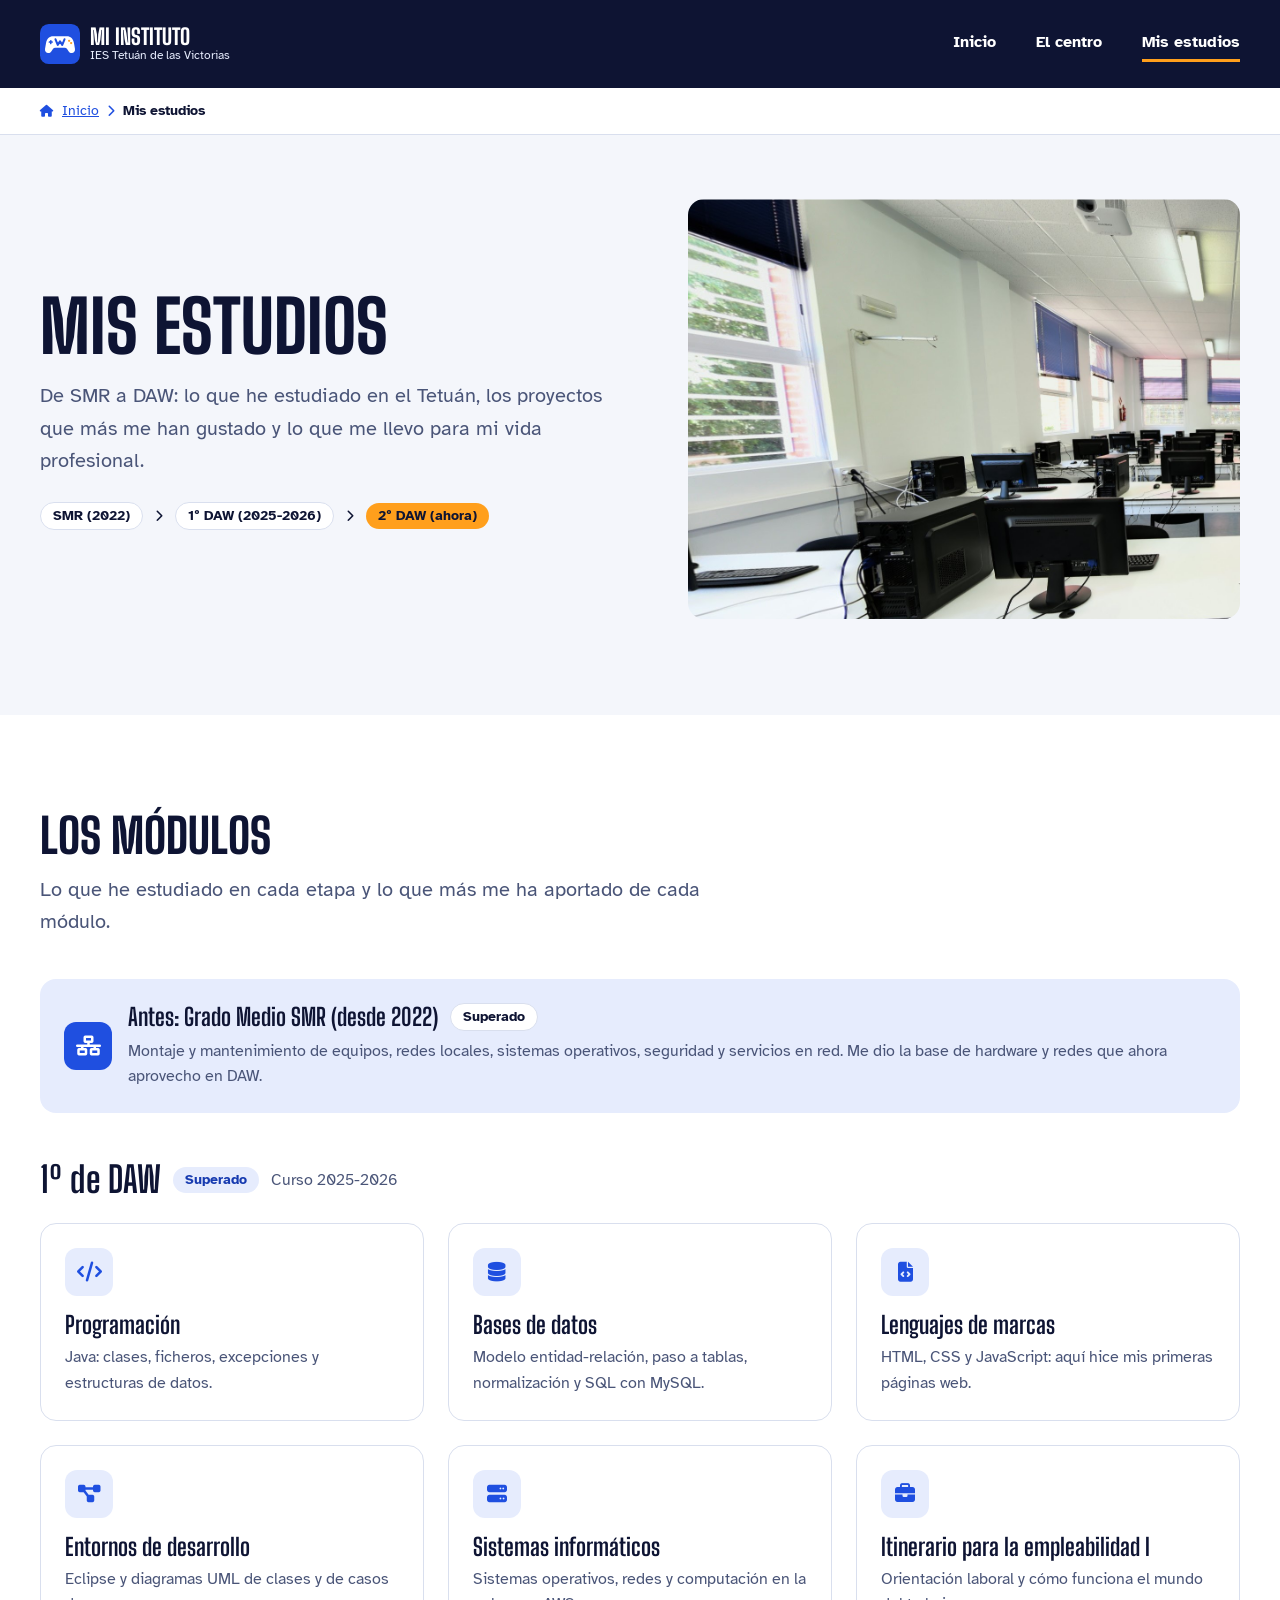
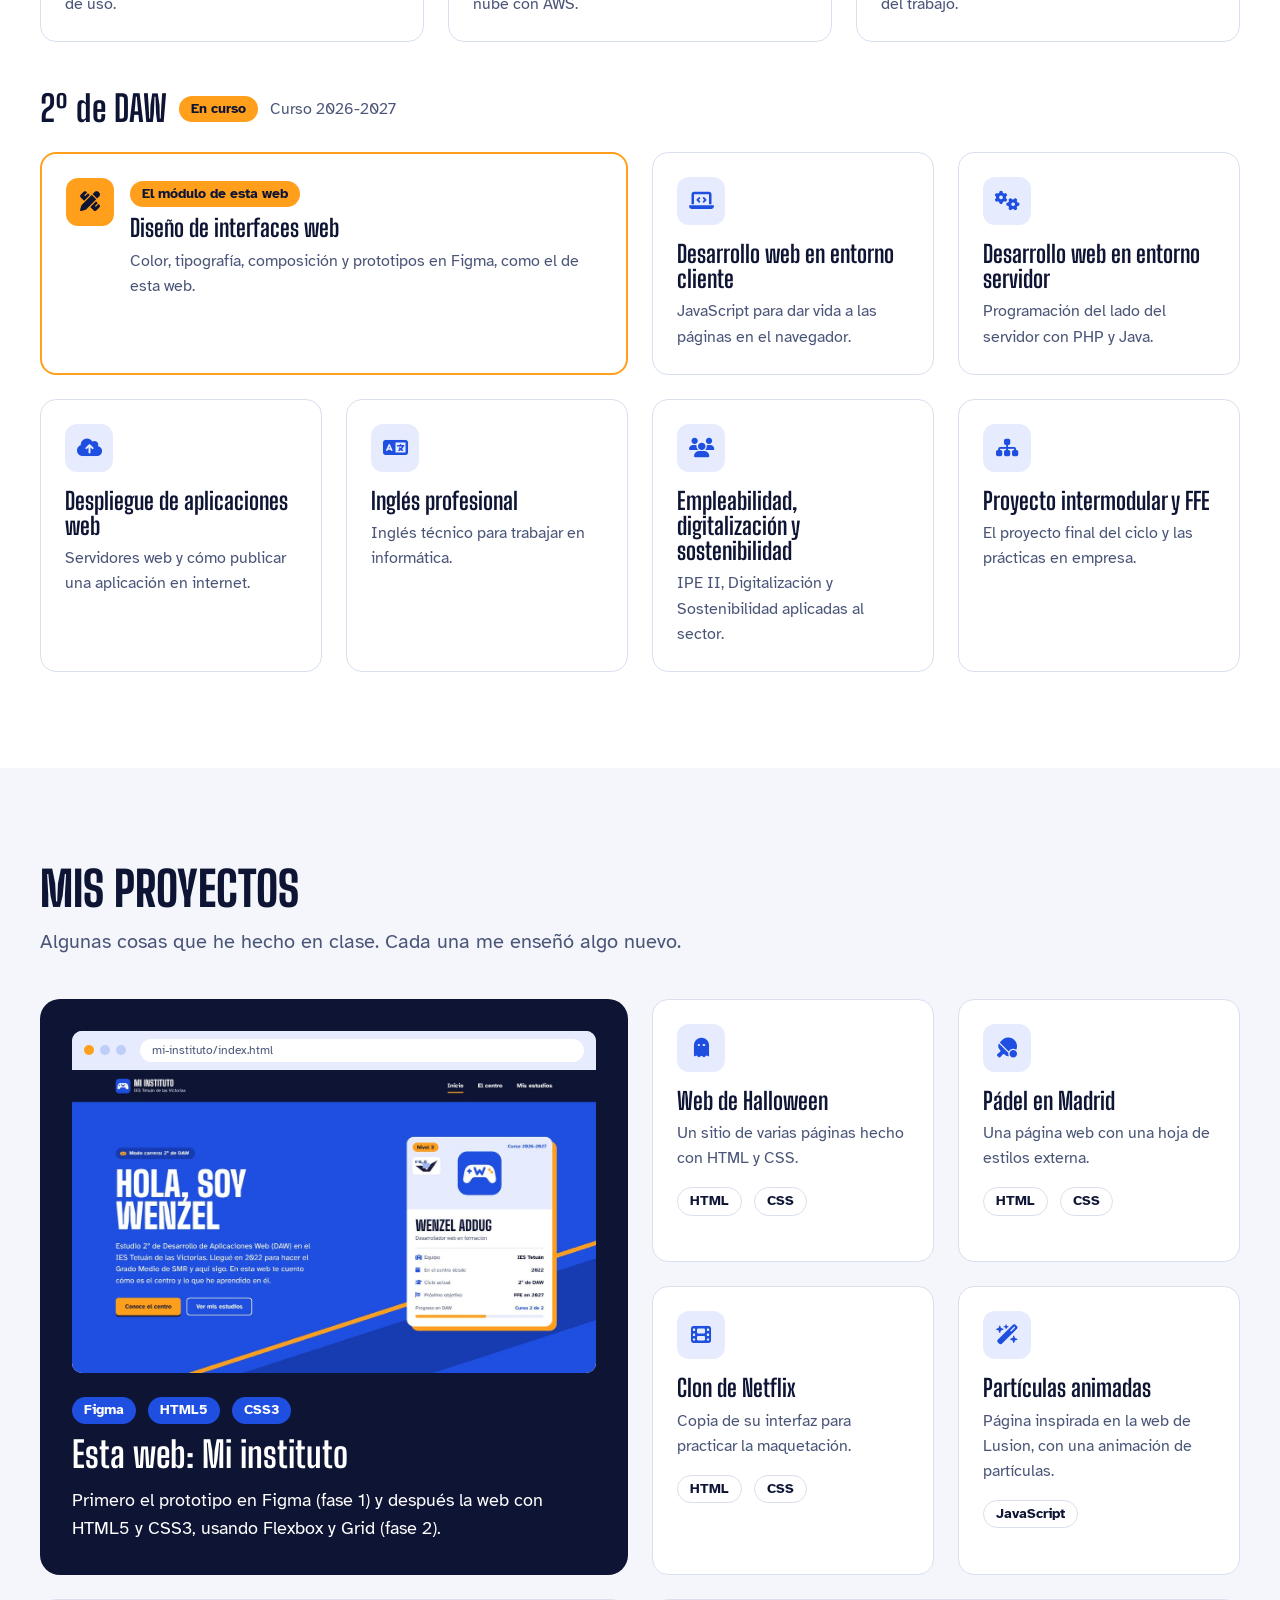
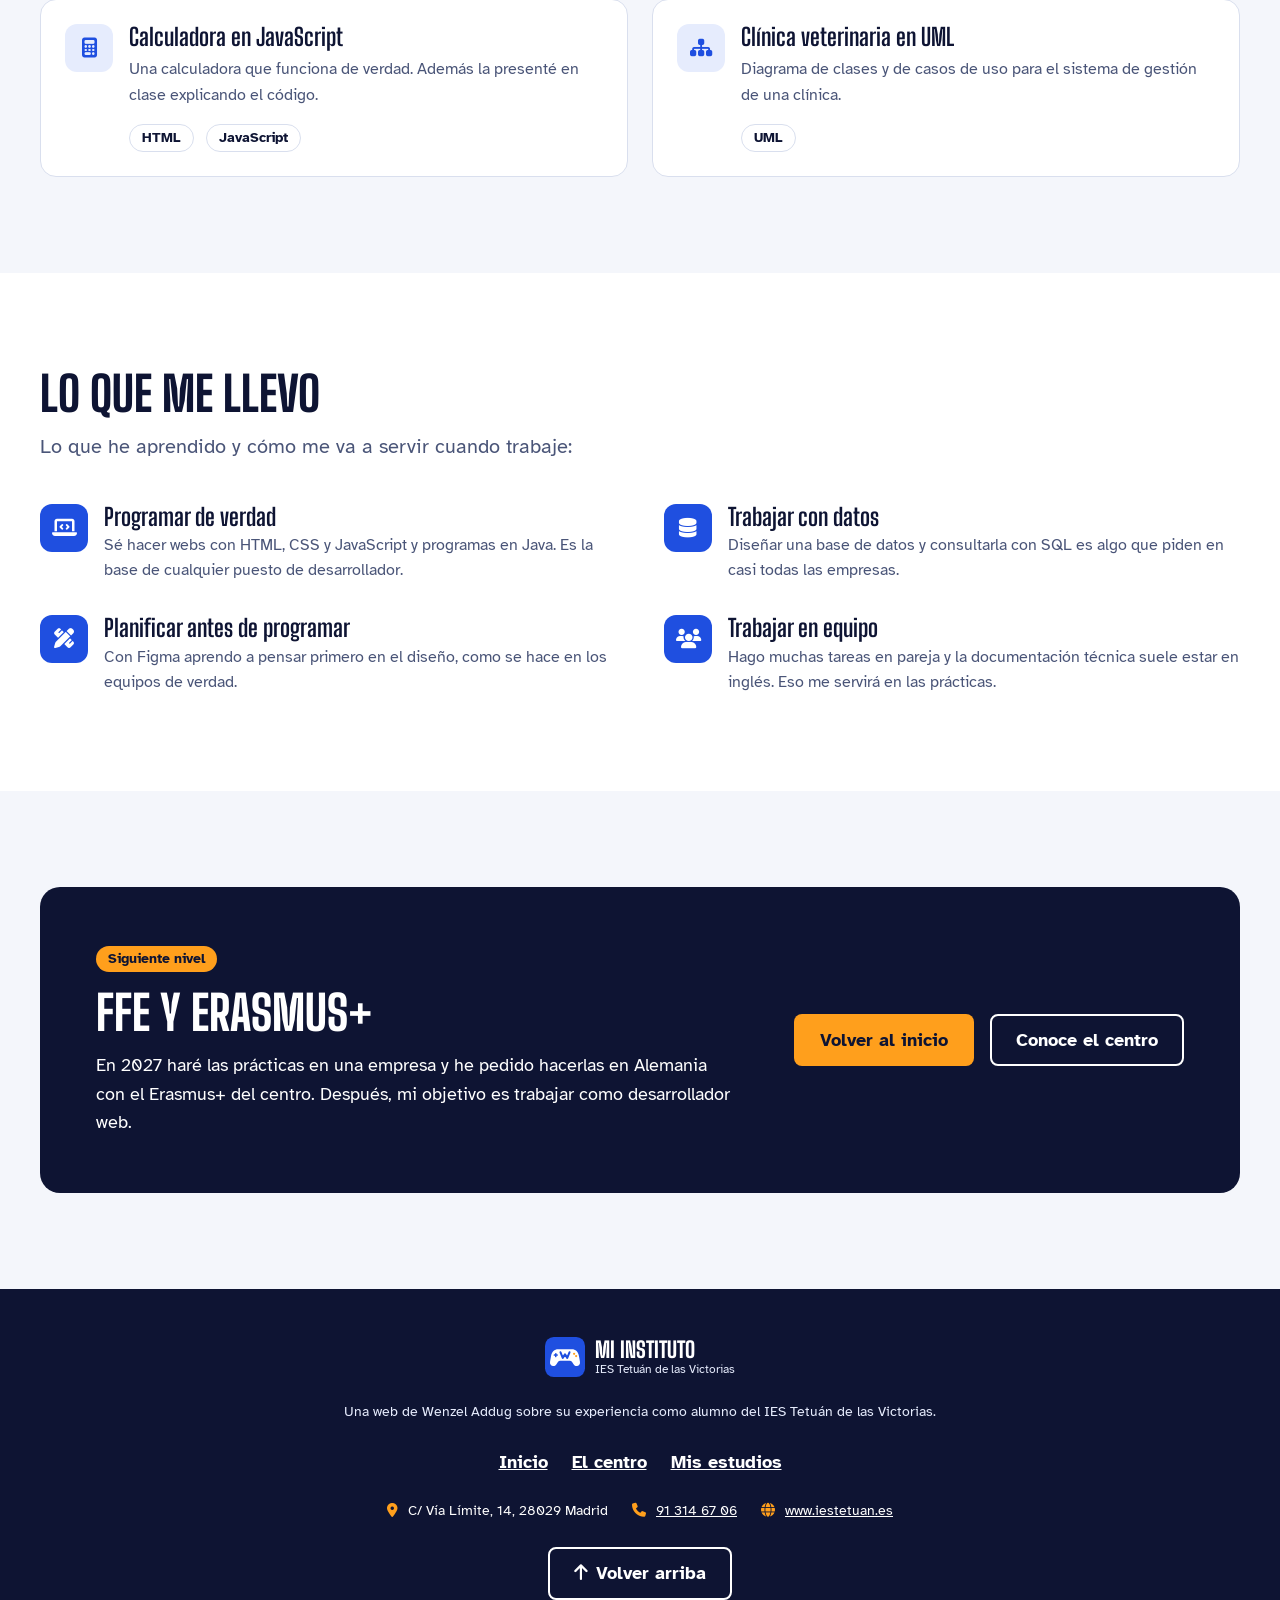
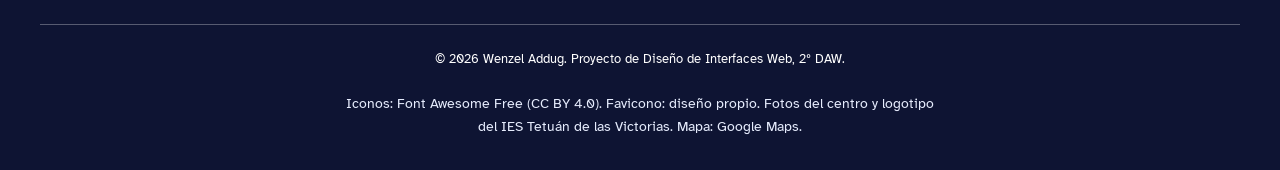
<file: Mi Instituto Diseño Interface (Fase2)/estudios.html>
<!DOCTYPE html>
<html lang="es">
<head>
    <meta charset="UTF-8">
    <meta name="viewport" content="width=device-width, initial-scale=1">
    <meta name="description" content="Mis estudios en el IES Tetuán de las Victorias: los módulos de SMR y DAW, mis proyectos y lo que me llevo.">
    <meta name="author" content="Wenzel Addug">
    <title>Mis estudios | Mi instituto</title>

    <!-- Favicono: en la pestaña va la versión simple y en el móvil la completa -->
    <link rel="icon" type="image/svg+xml" href="favicon/favicon-simple.svg">
    <link rel="icon" type="image/png" sizes="32x32" href="favicon/favicon-32.png">
    <link rel="icon" type="image/png" sizes="16x16" href="favicon/favicon-16.png">
    <link rel="apple-touch-icon" href="favicon/apple-touch-icon.png">

    <!-- Iconos de Font Awesome -->
    <link rel="stylesheet" href="fontawesome/css/fontawesome.min.css">
    <link rel="stylesheet" href="fontawesome/css/solid.min.css">

    <link rel="stylesheet" href="css/estilos.css">
</head>
<body>

    <a href="#contenido" class="saltar">Saltar al contenido</a>

    <!-- CABECERA -->
    <header class="cabecera" id="arriba">
        <div class="contenedor cabecera-contenido">
            <a href="index.html" class="logo">
                <img src="favicon/favicon.svg" alt="" width="40" height="40">
                <span class="logo-texto">
                    <span class="logo-nombre">Mi instituto</span>
                    <span class="logo-centro">IES Tetuán de las Victorias</span>
                </span>
            </a>

            <!-- Menú del móvil con checkbox (sin JavaScript) -->
            <input type="checkbox" id="menu-movil" class="menu-check">
            <label for="menu-movil" class="menu-boton">
                <i class="fa-solid fa-bars icono-abrir" aria-hidden="true"></i>
                <i class="fa-solid fa-xmark icono-cerrar" aria-hidden="true"></i>
                <span class="oculto">Abrir o cerrar el menú</span>
            </label>

            <nav class="menu" aria-label="Menú principal">
                <ul class="menu-lista">
                    <li><a href="index.html">Inicio <i class="fa-solid fa-chevron-right" aria-hidden="true"></i></a></li>
                    <li><a href="centro.html">El centro <i class="fa-solid fa-chevron-right" aria-hidden="true"></i></a></li>
                    <li><a href="estudios.html" class="activo" aria-current="page">Mis estudios <i class="fa-solid fa-chevron-right" aria-hidden="true"></i></a></li>
                </ul>
                <div class="menu-datos">
                    <p class="menu-datos-centro">IES Tetuán de las Victorias</p>
                    <p>C/ Vía Límite, 14, 28029 Madrid</p>
                    <p>91 314 67 06</p>
                </div>
            </nav>
        </div>
    </header>

    <!-- Migas de pan -->
    <nav class="migas" aria-label="Migas de pan">
        <div class="contenedor">
            <ol>
                <li><i class="fa-solid fa-house" aria-hidden="true"></i> <a href="index.html">Inicio</a></li>
                <li><i class="fa-solid fa-chevron-right" aria-hidden="true"></i> <span aria-current="page">Mis estudios</span></li>
            </ol>
        </div>
    </nav>

    <main id="contenido">

        <!-- PRESENTACIÓN -->
        <section class="cabecera-pagina">
            <div class="contenedor cabecera-pagina-contenido">
                <div class="cabecera-pagina-texto">
                    <h1>Mis estudios</h1>
                    <p class="entradilla">De SMR a DAW: lo que he estudiado en el Tetuán, los proyectos que más me han gustado y lo que me llevo para mi vida profesional.</p>

                    <!-- Mi recorrido en tres pasos -->
                    <ol class="recorrido">
                        <li><span class="etiqueta etiqueta-neutra">SMR (2022)</span></li>
                        <li><i class="fa-solid fa-chevron-right" aria-hidden="true"></i> <span class="etiqueta etiqueta-neutra">1º DAW (2025-2026)</span></li>
                        <li><i class="fa-solid fa-chevron-right" aria-hidden="true"></i> <span class="etiqueta etiqueta-naranja">2º DAW (ahora)</span></li>
                    </ol>
                </div>
                <figure class="cabecera-pagina-imagen">
                    <img src="img/aula-informatica.jpg" alt="Aula de informática del instituto con filas de ordenadores" width="1251" height="962">
                </figure>
            </div>
        </section>

        <!-- LOS MÓDULOS -->
        <section class="seccion seccion-blanca" id="modulos">
            <div class="contenedor">
                <div class="encabezado-seccion">
                    <h2>Los módulos</h2>
                    <p class="entradilla">Lo que he estudiado en cada etapa y lo que más me ha aportado de cada módulo.</p>
                </div>

                <!-- Antes de DAW: el Grado Medio -->
                <article class="etapa-smr">
                    <span class="insignia insignia-azul"><i class="fa-solid fa-network-wired" aria-hidden="true"></i></span>
                    <div>
                        <div class="etapa-titulo">
                            <h3>Antes: Grado Medio SMR (desde 2022)</h3>
                            <span class="etiqueta etiqueta-neutra">Superado</span>
                        </div>
                        <p>Montaje y mantenimiento de equipos, redes locales, sistemas operativos, seguridad y servicios en red. Me dio la base de hardware y redes que ahora aprovecho en DAW.</p>
                    </div>
                </article>

                <!-- 1º de DAW -->
                <div class="curso-titulo">
                    <h3>1º de DAW</h3>
                    <span class="etiqueta etiqueta-azul">Superado</span>
                    <span class="curso-anio">Curso 2025-2026</span>
                </div>

                <!-- GRID: 1 columna en el móvil, 2 en la tablet y 3 en el ordenador -->
                <div class="modulos modulos-1">
                    <article class="tarjeta modulo">
                        <span class="insignia"><i class="fa-solid fa-code" aria-hidden="true"></i></span>
                        <h4>Programación</h4>
                        <p>Java: clases, ficheros, excepciones y estructuras de datos.</p>
                    </article>
                    <article class="tarjeta modulo">
                        <span class="insignia"><i class="fa-solid fa-database" aria-hidden="true"></i></span>
                        <h4>Bases de datos</h4>
                        <p>Modelo entidad-relación, paso a tablas, normalización y SQL con MySQL.</p>
                    </article>
                    <article class="tarjeta modulo">
                        <span class="insignia"><i class="fa-solid fa-file-code" aria-hidden="true"></i></span>
                        <h4>Lenguajes de marcas</h4>
                        <p>HTML, CSS y JavaScript: aquí hice mis primeras páginas web.</p>
                    </article>
                    <article class="tarjeta modulo">
                        <span class="insignia"><i class="fa-solid fa-diagram-project" aria-hidden="true"></i></span>
                        <h4>Entornos de desarrollo</h4>
                        <p>Eclipse y diagramas UML de clases y de casos de uso.</p>
                    </article>
                    <article class="tarjeta modulo">
                        <span class="insignia"><i class="fa-solid fa-server" aria-hidden="true"></i></span>
                        <h4>Sistemas informáticos</h4>
                        <p>Sistemas operativos, redes y computación en la nube con AWS.</p>
                    </article>
                    <article class="tarjeta modulo">
                        <span class="insignia"><i class="fa-solid fa-briefcase" aria-hidden="true"></i></span>
                        <h4>Itinerario para la empleabilidad I</h4>
                        <p>Orientación laboral y cómo funciona el mundo del trabajo.</p>
                    </article>
                </div>

                <!-- 2º de DAW -->
                <div class="curso-titulo">
                    <h3>2º de DAW</h3>
                    <span class="etiqueta etiqueta-naranja">En curso</span>
                    <span class="curso-anio">Curso 2026-2027</span>
                </div>

                <!-- GRID: 4 columnas en el ordenador. El módulo de DIW ocupa 2 (span 2) -->
                <div class="modulos modulos-2">
                    <article class="tarjeta modulo modulo--destacado">
                        <span class="insignia insignia-naranja"><i class="fa-solid fa-pen-ruler" aria-hidden="true"></i></span>
                        <div>
                            <span class="etiqueta etiqueta-naranja">El módulo de esta web</span>
                            <h4>Diseño de interfaces web</h4>
                            <p>Color, tipografía, composición y prototipos en Figma, como el de esta web.</p>
                        </div>
                    </article>
                    <article class="tarjeta modulo">
                        <span class="insignia"><i class="fa-solid fa-laptop-code" aria-hidden="true"></i></span>
                        <h4>Desarrollo web en entorno cliente</h4>
                        <p>JavaScript para dar vida a las páginas en el navegador.</p>
                    </article>
                    <article class="tarjeta modulo">
                        <span class="insignia"><i class="fa-solid fa-gears" aria-hidden="true"></i></span>
                        <h4>Desarrollo web en entorno servidor</h4>
                        <p>Programación del lado del servidor con PHP y Java.</p>
                    </article>
                    <article class="tarjeta modulo">
                        <span class="insignia"><i class="fa-solid fa-cloud-arrow-up" aria-hidden="true"></i></span>
                        <h4>Despliegue de aplicaciones web</h4>
                        <p>Servidores web y cómo publicar una aplicación en internet.</p>
                    </article>
                    <article class="tarjeta modulo">
                        <span class="insignia"><i class="fa-solid fa-language" aria-hidden="true"></i></span>
                        <h4>Inglés profesional</h4>
                        <p>Inglés técnico para trabajar en informática.</p>
                    </article>
                    <article class="tarjeta modulo">
                        <span class="insignia"><i class="fa-solid fa-users" aria-hidden="true"></i></span>
                        <h4>Empleabilidad, digitalización y sostenibilidad</h4>
                        <p>IPE II, Digitalización y Sostenibilidad aplicadas al sector.</p>
                    </article>
                    <article class="tarjeta modulo">
                        <span class="insignia"><i class="fa-solid fa-sitemap" aria-hidden="true"></i></span>
                        <h4>Proyecto intermodular y FFE</h4>
                        <p>El proyecto final del ciclo y las prácticas en empresa.</p>
                    </article>
                </div>
            </div>
        </section>

        <!-- MIS PROYECTOS -->
        <section class="seccion" id="proyectos">
            <div class="contenedor">
                <div class="encabezado-seccion">
                    <h2>Mis proyectos</h2>
                    <p class="entradilla">Algunas cosas que he hecho en clase. Cada una me enseñó algo nuevo.</p>
                </div>

                <!-- GRID con grid-template-areas (las áreas están en el CSS) -->
                <div class="proyectos">

                    <article class="proyecto proyecto--destacado">
                        <!-- Captura de esta web dentro de un navegador dibujado con CSS -->
                        <div class="navegador">
                            <div class="navegador-barra" aria-hidden="true">
                                <span class="punto"></span>
                                <span class="punto"></span>
                                <span class="punto"></span>
                                <p class="navegador-url">mi-instituto/index.html</p>
                            </div>
                            <img src="img/captura-inicio.jpg" alt="Captura de la página de inicio de esta web" width="1200" height="695">
                        </div>
                        <ul class="tecnologias">
                            <li class="etiqueta etiqueta-cobalto">Figma</li>
                            <li class="etiqueta etiqueta-cobalto">HTML5</li>
                            <li class="etiqueta etiqueta-cobalto">CSS3</li>
                        </ul>
                        <h3>Esta web: Mi instituto</h3>
                        <p>Primero el prototipo en Figma (fase 1) y después la web con HTML5 y CSS3, usando Flexbox y Grid (fase 2).</p>
                    </article>

                    <article class="tarjeta proyecto proyecto-halloween">
                        <span class="insignia"><i class="fa-solid fa-ghost" aria-hidden="true"></i></span>
                        <div>
                            <h3>Web de Halloween</h3>
                            <p>Un sitio de varias páginas hecho con HTML y CSS.</p>
                            <ul class="tecnologias">
                                <li class="etiqueta etiqueta-neutra">HTML</li>
                                <li class="etiqueta etiqueta-neutra">CSS</li>
                            </ul>
                        </div>
                    </article>

                    <article class="tarjeta proyecto proyecto-padel">
                        <span class="insignia"><i class="fa-solid fa-table-tennis-paddle-ball" aria-hidden="true"></i></span>
                        <div>
                            <h3>Pádel en Madrid</h3>
                            <p>Una página web con una hoja de estilos externa.</p>
                            <ul class="tecnologias">
                                <li class="etiqueta etiqueta-neutra">HTML</li>
                                <li class="etiqueta etiqueta-neutra">CSS</li>
                            </ul>
                        </div>
                    </article>

                    <article class="tarjeta proyecto proyecto-netflix">
                        <span class="insignia"><i class="fa-solid fa-film" aria-hidden="true"></i></span>
                        <div>
                            <h3>Clon de Netflix</h3>
                            <p>Copia de su interfaz para practicar la maquetación.</p>
                            <ul class="tecnologias">
                                <li class="etiqueta etiqueta-neutra">HTML</li>
                                <li class="etiqueta etiqueta-neutra">CSS</li>
                            </ul>
                        </div>
                    </article>

                    <article class="tarjeta proyecto proyecto-particulas">
                        <span class="insignia"><i class="fa-solid fa-wand-magic-sparkles" aria-hidden="true"></i></span>
                        <div>
                            <h3>Partículas animadas</h3>
                            <p>Página inspirada en la web de Lusion, con una animación de partículas.</p>
                            <ul class="tecnologias">
                                <li class="etiqueta etiqueta-neutra">JavaScript</li>
                            </ul>
                        </div>
                    </article>

                    <article class="tarjeta proyecto proyecto-calculadora">
                        <span class="insignia"><i class="fa-solid fa-calculator" aria-hidden="true"></i></span>
                        <div>
                            <h3>Calculadora en JavaScript</h3>
                            <p>Una calculadora que funciona de verdad. Además la presenté en clase explicando el código.</p>
                            <ul class="tecnologias">
                                <li class="etiqueta etiqueta-neutra">HTML</li>
                                <li class="etiqueta etiqueta-neutra">JavaScript</li>
                            </ul>
                        </div>
                    </article>

                    <article class="tarjeta proyecto proyecto-uml">
                        <span class="insignia"><i class="fa-solid fa-sitemap" aria-hidden="true"></i></span>
                        <div>
                            <h3>Clínica veterinaria en UML</h3>
                            <p>Diagrama de clases y de casos de uso para el sistema de gestión de una clínica.</p>
                            <ul class="tecnologias">
                                <li class="etiqueta etiqueta-neutra">UML</li>
                            </ul>
                        </div>
                    </article>

                </div>
            </div>
        </section>

        <!-- LO QUE ME LLEVO -->
        <section class="seccion seccion-blanca" id="lo-que-me-llevo">
            <div class="contenedor">
                <div class="encabezado-seccion">
                    <h2>Lo que me llevo</h2>
                    <p class="entradilla">Lo que he aprendido y cómo me va a servir cuando trabaje:</p>
                </div>

                <!-- GRID de 2 x 2 en escritorio -->
                <ul class="aprendizajes">
                    <li class="aprendizaje">
                        <span class="insignia insignia-azul"><i class="fa-solid fa-laptop-code" aria-hidden="true"></i></span>
                        <div>
                            <h3>Programar de verdad</h3>
                            <p>Sé hacer webs con HTML, CSS y JavaScript y programas en Java. Es la base de cualquier puesto de desarrollador.</p>
                        </div>
                    </li>
                    <li class="aprendizaje">
                        <span class="insignia insignia-azul"><i class="fa-solid fa-database" aria-hidden="true"></i></span>
                        <div>
                            <h3>Trabajar con datos</h3>
                            <p>Diseñar una base de datos y consultarla con SQL es algo que piden en casi todas las empresas.</p>
                        </div>
                    </li>
                    <li class="aprendizaje">
                        <span class="insignia insignia-azul"><i class="fa-solid fa-pen-ruler" aria-hidden="true"></i></span>
                        <div>
                            <h3>Planificar antes de programar</h3>
                            <p>Con Figma aprendo a pensar primero en el diseño, como se hace en los equipos de verdad.</p>
                        </div>
                    </li>
                    <li class="aprendizaje">
                        <span class="insignia insignia-azul"><i class="fa-solid fa-users" aria-hidden="true"></i></span>
                        <div>
                            <h3>Trabajar en equipo</h3>
                            <p>Hago muchas tareas en pareja y la documentación técnica suele estar en inglés. Eso me servirá en las prácticas.</p>
                        </div>
                    </li>
                </ul>
            </div>
        </section>

        <!-- SIGUIENTE NIVEL -->
        <section class="seccion" id="siguiente-nivel">
            <div class="contenedor">
                <div class="llamada">
                    <div class="llamada-texto">
                        <span class="etiqueta etiqueta-naranja">Siguiente nivel</span>
                        <h2>FFE y Erasmus+</h2>
                        <p>En 2027 haré las prácticas en una empresa y he pedido hacerlas en Alemania con el Erasmus+ del centro. Después, mi objetivo es trabajar como desarrollador web.</p>
                    </div>
                    <div class="botones">
                        <a href="index.html" class="boton boton-principal">Volver al inicio</a>
                        <a href="centro.html" class="boton boton-oscuro">Conoce el centro</a>
                    </div>
                </div>
            </div>
        </section>

    </main>

    <!-- PIE DE PÁGINA -->
    <footer class="pie">
        <div class="contenedor pie-contenido">
            <a href="index.html" class="logo">
                <img src="favicon/favicon.svg" alt="" width="40" height="40">
                <span class="logo-texto">
                    <span class="logo-nombre">Mi instituto</span>
                    <span class="logo-centro">IES Tetuán de las Victorias</span>
                </span>
            </a>
            <p class="pie-texto">Una web de Wenzel Addug sobre su experiencia como alumno del IES Tetuán de las Victorias.</p>

            <nav aria-label="Menú del pie">
                <ul class="pie-menu">
                    <li><a href="index.html">Inicio</a></li>
                    <li><a href="centro.html">El centro</a></li>
                    <li><a href="estudios.html">Mis estudios</a></li>
                </ul>
            </nav>

            <address class="pie-contacto">
                <span><i class="fa-solid fa-location-dot" aria-hidden="true"></i> C/ Vía Límite, 14, 28029 Madrid</span>
                <span><i class="fa-solid fa-phone" aria-hidden="true"></i> <a href="tel:+34913146706">91 314 67 06</a></span>
                <span><i class="fa-solid fa-globe" aria-hidden="true"></i> <a href="https://www.iestetuan.es" target="_blank" rel="noopener">www.iestetuan.es</a></span>
            </address>

            <a href="#arriba" class="boton boton-oscuro"><i class="fa-solid fa-arrow-up" aria-hidden="true"></i> Volver arriba</a>

            <p class="pie-legal">© 2026 Wenzel Addug. Proyecto de Diseño de Interfaces Web, 2º DAW.</p>
            <p class="pie-creditos">Iconos: Font Awesome Free (CC BY 4.0). Favicono: diseño propio. Fotos del centro y logotipo del IES Tetuán de las Victorias. Mapa: Google Maps.</p>
        </div>
    </footer>

</body>
</html>
</file>
<file: Mi Instituto Diseño Interface (Fase2)/css/estilos.css>
/* Hoja de estilos de "Mi instituto" (fase 2) - Wenzel Addug, 2º DAW
   Mobile first: primero el móvil y al final las media queries (576, 768, 992 y 1200px) */

/* FUENTES */
@font-face { font-family: "Big Shoulders Display"; src: url("../fonts/big-shoulders-display-700.woff2"); font-weight: 700; }
@font-face { font-family: "Big Shoulders Display"; src: url("../fonts/big-shoulders-display-800.woff2"); font-weight: 800; }
@font-face { font-family: "Big Shoulders Display"; src: url("../fonts/big-shoulders-display-900.woff2"); font-weight: 900; }
@font-face { font-family: "Atkinson Hyperlegible"; src: url("../fonts/atkinson-hyperlegible-400.woff2"); font-weight: 400; }
@font-face { font-family: "Atkinson Hyperlegible"; src: url("../fonts/atkinson-hyperlegible-700.woff2"); font-weight: 700; }

/* COLORES (los mismos que en Figma) */
:root {
    --color-tinta: #0E1433;
    --color-cobalto: #1F4FE0;
    --color-cobalto-oscuro: #173BB0;
    --color-cobalto-medio: #BFCDFA;
    --color-cobalto-claro: #E6ECFD;
    --color-naranja: #FF9F1C;
    --color-naranja-oscuro: #E88A00;
    --color-nube: #F4F6FB;
    --color-blanco: #FFFFFF;
    --color-texto-secundario: #4A5578;
    --color-borde: #D9DFEE;
}

/* GENERAL */
* { box-sizing: border-box; }
html { scroll-behavior: smooth; }

body {
    margin: 0;
    font-family: "Atkinson Hyperlegible", Arial, sans-serif;
    line-height: 1.6;
    color: var(--color-tinta);
    background-color: var(--color-nube);
}

h1, h2, h3, h4, p, ul, ol, dl, dd, figure { margin: 0; }
ul, ol { padding: 0; list-style: none; }
img { display: block; max-width: 100%; height: auto; }
a { color: var(--color-cobalto); }
address { font-style: normal; }

/* Contorno naranja para ver dónde está el foco cuando se usa el teclado */
a:focus, .menu-check:focus + .menu-boton { outline: 3px solid var(--color-naranja); outline-offset: 3px; }

.contenedor { max-width: 1240px; margin: 0 auto; padding: 0 20px; }

/* Texto que solo lee el lector de pantalla */
.oculto { position: absolute; left: -9999px; }

/* "Saltar al contenido": está escondido y aparece al pulsar Tab */
.saltar {
    position: absolute;
    top: -60px;
    left: 16px;
    z-index: 100;
    padding: 10px 16px;
    background-color: var(--color-naranja);
    color: var(--color-tinta);
}
.saltar:focus { top: 16px; }

/* TEXTOS */
h1, h2, h3, h4, .titulo-display, .logo-nombre, .menu-lista a, .ficha-nombre, .nivel-anio, .hito-anio, .datos-rapidos strong {
    font-family: "Big Shoulders Display", Impact, sans-serif;
    line-height: 1.05;
}

h1, h2, .titulo-display, .logo-nombre, .ficha-nombre { font-weight: 800; text-transform: uppercase; }
h1 { font-size: 3rem; margin-bottom: 16px; }
h2 { font-size: 2.25rem; margin-bottom: 12px; }
h3 { font-size: 1.75rem; }
h4, .tarjeta h3, .razon h3, .aprendizaje h3, .etapa-smr h3 { font-size: 1.375rem; }
.titulo-display { margin: 24px 0; font-size: 3.75rem; font-weight: 900; line-height: 0.92; }

/* Los textos pequeños van en em para que crezcan cuando el body es más grande */
.entradilla { font-size: 1.125em; color: var(--color-texto-secundario); }

.tarjeta p, .razon p, .aprendizaje p, .etapa-smr p, .nivel-texto, .hito, .datos-rapidos li, .curso-anio, .ficha-rol, figcaption {
    font-size: 0.875em;
    color: var(--color-texto-secundario);
}

/* BOTONES, ETIQUETAS E INSIGNIAS */
.boton {
    display: inline-flex;
    align-items: center;
    justify-content: center;
    gap: 8px;
    min-height: 48px;
    padding: 10px 24px;
    border: 2px solid transparent;
    border-radius: 8px;
    font-weight: 700;
    text-decoration: none;
    transition: 0.2s;
}

/* El principal tiene una sombra dura, como la tecla de un mando */
.boton-principal { background-color: var(--color-naranja); color: var(--color-tinta); box-shadow: 0 4px 0 var(--color-tinta); }
.boton-principal:hover { background-color: var(--color-naranja-oscuro); transform: translateY(-2px); }
.boton-secundario { border-color: var(--color-tinta); color: var(--color-tinta); }
.boton-secundario:hover { background-color: var(--color-tinta); color: var(--color-blanco); }
.boton-oscuro { border-color: var(--color-blanco); color: var(--color-blanco); }
.boton-oscuro:hover { background-color: var(--color-blanco); color: var(--color-tinta); }

/* En el móvil los botones van uno debajo de otro */
.botones { display: flex; flex-direction: column; gap: 16px; }

.etiqueta { display: inline-block; padding: 2px 12px; border-radius: 20px; font-size: 0.875rem; font-weight: 700; }
.etiqueta-naranja { background-color: var(--color-naranja); color: var(--color-tinta); }
.etiqueta-azul { background-color: var(--color-cobalto-claro); color: var(--color-cobalto-oscuro); }
.etiqueta-neutra { background-color: var(--color-blanco); border: 1px solid var(--color-borde); }
.etiqueta-oscura { background-color: var(--color-tinta); color: var(--color-blanco); }
.etiqueta-cobalto { background-color: var(--color-cobalto); color: var(--color-blanco); }

/* Insignia: el cuadrado con el icono */
.insignia {
    display: inline-flex;
    align-items: center;
    justify-content: center;
    flex-shrink: 0;
    width: 48px;
    height: 48px;
    border-radius: 12px;
    background-color: var(--color-cobalto-claro);
    color: var(--color-cobalto);
    font-size: 1.25rem;
}
.insignia-azul { background-color: var(--color-cobalto); color: var(--color-blanco); }
.insignia-naranja { background-color: var(--color-naranja); color: var(--color-tinta); }
.insignia-tinta { background-color: var(--color-tinta); color: var(--color-naranja); }

.tarjeta { padding: 24px; border: 1px solid var(--color-borde); border-radius: 16px; background-color: var(--color-blanco); color: var(--color-tinta); }
.tarjeta h3, .tarjeta h4 { margin: 16px 0 8px; }

/* CABECERA Y MENÚ */
/* sticky: la cabecera se queda arriba al hacer scroll */
.cabecera { position: sticky; top: 0; z-index: 50; background-color: var(--color-tinta); }
.cabecera-contenido { display: flex; align-items: center; justify-content: space-between; height: 64px; }

.logo { display: flex; align-items: center; gap: 10px; color: var(--color-blanco); text-decoration: none; }
.logo-nombre { display: block; font-size: 1.375rem; }
.logo-centro { display: block; font-size: 0.75rem; line-height: 1.2; color: var(--color-cobalto-claro); }

/* Menú del móvil sin JavaScript: el checkbox no se ve y el label hace de botón */
.menu-check { position: absolute; width: 1px; height: 1px; opacity: 0; }

.menu-boton {
    display: flex;
    align-items: center;
    justify-content: center;
    width: 44px;
    height: 44px;
    border: 1px solid rgba(255, 255, 255, 0.3);
    border-radius: 8px;
    color: var(--color-blanco);
    font-size: 1.375rem;
    cursor: pointer;
}

/* Cuando el checkbox está marcado cambia el icono y se enseña el menú */
.icono-cerrar, .menu-check:checked + .menu-boton .icono-abrir { display: none; }
.menu-check:checked + .menu-boton .icono-cerrar { display: inline-block; }

.menu {
    display: none;
    position: fixed;
    top: 64px;
    left: 0;
    right: 0;
    bottom: 0;
    flex-direction: column;
    justify-content: space-between;
    padding: 8px 20px 40px;
    background-color: var(--color-tinta);
}
.menu-check:checked ~ .menu { display: flex; }

.menu-lista a {
    display: flex;
    align-items: center;
    justify-content: space-between;
    padding: 20px 0;
    border-bottom: 1px solid rgba(255, 255, 255, 0.15);
    color: var(--color-blanco);
    font-size: 2.25rem;
    font-weight: 800;
    text-transform: uppercase;
    text-decoration: none;
}
.menu-lista i { font-size: 1.25rem; color: var(--color-naranja); }
.menu-lista .activo { color: var(--color-naranja); }
.menu-datos { font-size: 0.875rem; color: var(--color-cobalto-claro); }
.menu-datos-centro { font-weight: 700; color: var(--color-blanco); }

/* Migas de pan */
.migas { padding: 12px 0; border-bottom: 1px solid var(--color-borde); background-color: var(--color-blanco); font-size: 0.875rem; }
.migas ol, .migas li { display: flex; align-items: center; gap: 8px; }
.migas i { font-size: 0.75rem; color: var(--color-cobalto); }
.migas span { font-weight: 700; }

/* SECCIONES */
.seccion { padding: 64px 0; }
.seccion-blanca { background-color: var(--color-blanco); }
.seccion-azul { background-color: var(--color-cobalto); color: var(--color-blanco); }
.seccion-azul .entradilla { color: var(--color-blanco); }
.encabezado-seccion { max-width: 720px; margin-bottom: 40px; }

/* Cajas que en el móvil van en columna y en el ordenador en fila */
.hero-contenido, .cabecera-pagina-contenido, .favicono, .ubicacion { display: flex; flex-direction: column; gap: 40px; }
.tarjetas-tres, .accesos, .razones, .hitos, .familias, .datos-rapidos, .ubicacion-datos, .llamada { display: flex; flex-direction: column; gap: 24px; }

.cabecera-pagina { padding: 32px 0 64px; }
.cabecera-pagina-imagen img { width: 100%; height: 300px; object-fit: cover; border-radius: 16px; }

/* INICIO */
/* Fondo azul con la franja diagonal: una línea naranja y una banda más oscura */
.hero {
    padding: 40px 0 64px;
    background: linear-gradient(162deg, var(--color-cobalto) 70%, var(--color-naranja) 70%, var(--color-naranja) 71%,
        var(--color-cobalto) 71%, var(--color-cobalto) 74%, var(--color-cobalto-oscuro) 74%, var(--color-cobalto-oscuro) 88%, var(--color-cobalto) 88%);
    color: var(--color-blanco);
}

.chip { display: inline-flex; align-items: center; gap: 8px; padding: 4px 14px; border-radius: 20px; background-color: var(--color-cobalto-oscuro); font-size: 0.875rem; font-weight: 700; }
.chip i { color: var(--color-naranja); }
.hero-entradilla { max-width: 540px; margin-bottom: 32px; font-size: 1.125em; }

/* Ficha de jugador */
.ficha {
    width: 100%;
    max-width: 400px;
    overflow: hidden;
    border-radius: 20px;
    background-color: var(--color-blanco);
    color: var(--color-tinta);
    box-shadow: 12px 12px 0 var(--color-naranja);
}
.ficha-cabecera { position: relative; display: flex; align-items: center; justify-content: center; height: 200px; background-color: var(--color-cobalto-claro); }
.ficha-nivel, .ficha-escudo, .ficha-curso { position: absolute; top: 16px; left: 16px; }
.ficha-escudo { top: 56px; width: 76px; height: 48px; padding: 4px 6px; border-radius: 8px; background-color: var(--color-blanco); object-fit: contain; }
.ficha-curso { left: auto; right: 16px; font-size: 0.8125rem; font-weight: 700; color: var(--color-cobalto); }
.ficha-foto { width: 120px; }
.ficha-datos { padding: 24px; }
.ficha-nombre { font-size: 2.5rem; }
.ficha-rol { padding-bottom: 16px; border-bottom: 1px solid var(--color-borde); }
.ficha-lista { padding: 8px 0; }
.ficha-lista li, .progreso p { display: flex; justify-content: space-between; gap: 16px; padding: 6px 0; font-size: 0.875rem; }
.ficha-lista span { color: var(--color-texto-secundario); }
.ficha-lista i, .progreso strong { color: var(--color-cobalto); }
.ficha-lista i { width: 20px; }

/* Barra de progreso (se llena con la animación "llenar", después de que aparezcan los datos de la ficha) */
.barra { height: 8px; overflow: hidden; border-radius: 4px; background-color: var(--color-cobalto-claro); }
.barra-relleno { display: block; width: 55%; height: 100%; background-color: var(--color-naranja); animation: llenar 1.2s 1.4s ease-out both; }

/* Mi camino: en el móvil la línea va en vertical (es el borde izquierdo de cada nivel) */
.nivel { position: relative; margin-left: 19px; padding: 0 0 32px 40px; border-left: 3px solid var(--color-naranja); }
.nivel-actual, .nivel-bloqueado { border-left: 3px dashed var(--color-cobalto-medio); }
.nivel-meta { padding-bottom: 0; border-color: transparent; }

.nivel-punto {
    position: absolute;
    top: 0;
    left: -22px;
    display: flex;
    align-items: center;
    justify-content: center;
    width: 40px;
    height: 40px;
    border-radius: 50%;
    background-color: var(--color-cobalto);
    color: var(--color-blanco);
}
.nivel-actual .nivel-punto { background-color: var(--color-naranja); color: var(--color-tinta); box-shadow: 0 0 0 4px var(--color-nube), 0 0 0 7px var(--color-naranja); }
.nivel-bloqueado .nivel-punto { border: 2px solid var(--color-cobalto-medio); background-color: var(--color-blanco); color: var(--color-texto-secundario); }
.nivel-meta .nivel-punto { background-color: var(--color-tinta); color: var(--color-naranja); }

.nivel-numero { display: flex; align-items: center; gap: 8px; font-size: 0.8125rem; font-weight: 700; color: var(--color-texto-secundario); }
.nivel-anio { font-size: 1.5rem; font-weight: 700; color: var(--color-cobalto); }
.nivel-bloqueado .nivel-anio, .nivel-meta .nivel-anio { color: var(--color-texto-secundario); }
.nivel h3 { margin: 4px 0 8px; font-family: "Atkinson Hyperlegible", Arial, sans-serif; font-size: 1.125rem; }

/* Mi favicono */
.favicono-muestra { display: flex; flex-direction: column; align-items: center; gap: 32px; padding: 24px; border-radius: 20px; background-color: var(--color-cobalto-claro); }
.pestana-barra { align-self: stretch; padding: 6px 6px 0; border-radius: 10px; background-color: var(--color-cobalto-medio); }
.pestana { display: inline-flex; align-items: center; gap: 8px; padding: 8px 16px; border-radius: 8px 8px 0 0; background-color: var(--color-blanco); font-size: 0.8125rem; }
.favicono-grande { width: 140px; }
.favicono-tamanos { display: flex; align-items: flex-end; gap: 24px; }
.favicono-tamanos li { display: flex; flex-direction: column; align-items: center; gap: 8px; font-size: 0.75rem; }
.favicono-tamanos .tamano-movil { display: none; }
.razon, .aprendizaje { display: flex; align-items: flex-start; gap: 16px; }

/* Sigue explorando */
.acceso { display: flex; flex-direction: column; align-items: flex-start; gap: 12px; padding: 24px; border-radius: 20px; color: var(--color-blanco); }
.acceso-oscuro { background-color: var(--color-tinta); }
.acceso-azul { background-color: var(--color-cobalto); }
.acceso img { width: 100%; height: 220px; object-fit: cover; border-radius: 12px; }

/* EL CENTRO (FLEXBOX) */
.datos-rapidos { margin-top: 32px; }
.datos-rapidos li { display: flex; align-items: center; gap: 16px; padding-left: 16px; border-left: 4px solid var(--color-naranja); }
.datos-rapidos strong { font-size: 3rem; font-weight: 800; line-height: 1; color: var(--color-cobalto); }

.hito { padding-top: 16px; border-top: 3px solid var(--color-cobalto-medio); }
.hito-anio { margin-bottom: 8px; font-size: 1.75rem; font-weight: 700; color: var(--color-cobalto); }
.hito-hoy { border-top-color: var(--color-naranja); }
.hito-hoy .hito-anio { color: var(--color-naranja-oscuro); }

.familia-cabecera { display: flex; align-items: center; justify-content: space-between; }
.familia-ciclos dt { margin-top: 16px; }
.familia-ciclos dd { margin-top: 6px; font-size: 0.875em; }

/* Las dos tarjetas "mías" llevan el borde naranja */
.familia-mia, .modulo--destacado { border: 2px solid var(--color-naranja); }

/* flex-wrap: las tarjetas bajan solas a la fila de abajo cuando no caben */
.instalaciones, .servicios { display: flex; flex-wrap: wrap; gap: 16px; }
.instalaciones > article { flex: 1 1 260px; }
.servicios > article { flex: 1 1 300px; border: none; }

.otros-proyectos, .otros-proyectos ul, .recorrido, .recorrido li, .tecnologias, .curso-titulo, .etapa-titulo { display: flex; flex-wrap: wrap; align-items: center; gap: 8px 12px; }
.otros-proyectos { margin-top: 40px; }

.ubicacion-mapa img { border-radius: 16px; }
.ubicacion-mapa figcaption { margin-top: 8px; }
.ubicacion-datos { align-items: flex-start; }
.centro-nombre { display: flex; align-items: center; gap: 16px; }
.centro-nombre img { width: 72px; padding: 6px; border: 1px solid var(--color-borde); border-radius: 10px; background-color: var(--color-blanco); }
.lista-contacto li { display: flex; align-items: baseline; gap: 12px; padding: 6px 0; }
.lista-contacto i { width: 20px; color: var(--color-cobalto); }
.lista-contacto a { color: var(--color-tinta); }
.entorno { align-self: stretch; }
.entorno h3 { margin-top: 0; }

/* MIS ESTUDIOS (GRID) */
.recorrido { margin-top: 24px; }
.recorrido i { font-size: 0.75rem; }

.etapa-smr { display: flex; flex-direction: column; gap: 16px; padding: 24px; border-radius: 16px; background-color: var(--color-cobalto-claro); }
.etapa-titulo { margin-bottom: 8px; }
.curso-titulo { margin: 48px 0 24px; }

/* En el móvil todas las grids tienen una sola columna */
.modulos, .proyectos, .aprendizajes { display: grid; grid-template-columns: 1fr; gap: 16px; }
.modulo--destacado .etiqueta { margin-top: 16px; }
.modulo--destacado h4 { margin-top: 8px; }
.tecnologias { margin-top: 16px; }

/* Proyecto destacado con una captura de esta web dentro de un navegador dibujado con CSS */
.proyecto--destacado { padding: 24px; border-radius: 20px; background-color: var(--color-tinta); color: var(--color-blanco); }
.proyecto--destacado .tecnologias { margin: 24px 0 12px; }
.proyecto--destacado h3 { margin-bottom: 12px; }
.navegador { overflow: hidden; border-radius: 10px; background-color: var(--color-blanco); }
.navegador-barra { display: flex; align-items: center; gap: 6px; padding: 8px 12px; background-color: var(--color-cobalto-claro); }
.punto { width: 10px; height: 10px; border-radius: 50%; background-color: var(--color-cobalto-medio); }
.punto:first-child { background-color: var(--color-naranja); }
.navegador-url { flex: 1; margin-left: 8px; padding: 2px 12px; border-radius: 20px; background-color: var(--color-blanco); font-size: 0.75rem; color: var(--color-texto-secundario); }

.aprendizajes { gap: 32px 48px; }
.razon h3, .aprendizaje h3 { margin-bottom: 4px; }

/* Siguiente nivel */
.llamada { gap: 32px; padding: 32px 24px; border-radius: 20px; background-color: var(--color-tinta); color: var(--color-blanco); }
.llamada h2 { margin-top: 16px; }

/* PIE DE PÁGINA */
.pie { padding: 48px 0 32px; background-color: var(--color-tinta); color: var(--color-blanco); text-align: center; }
.pie-contenido { display: flex; flex-direction: column; align-items: center; gap: 24px; }
.pie .logo { text-align: left; }
.pie a { color: var(--color-blanco); }
.pie-texto, .pie-creditos { max-width: 600px; font-size: 0.875rem; color: var(--color-cobalto-claro); }
.pie-menu, .pie-contacto { display: flex; flex-wrap: wrap; justify-content: center; gap: 8px 24px; }
.pie-menu a { font-weight: 700; }
.pie-contacto { font-size: 0.875rem; }
.pie-contacto i { margin-right: 6px; color: var(--color-naranja); }
.pie-legal { width: 100%; padding-top: 24px; border-top: 1px solid rgba(255, 255, 255, 0.3); font-size: 0.8125rem; }

/* ANIMACIONES (todas con CSS, sin JavaScript) */
@keyframes aparecer {
    from { opacity: 0; transform: translateY(24px); }
    to { opacity: 1; transform: translateY(0); }
}

@keyframes llenar {
    from { width: 0; }
}

/* Entra desde abajo y un poco girada, como una carta que te reparten */
@keyframes repartir {
    from { opacity: 0; transform: translateY(60px) rotate(6deg); }
    to { opacity: 1; transform: translateY(0) rotate(0); }
}

/* La sombra naranja de la ficha sale cuando la carta ya ha llegado */
@keyframes sacar-sombra {
    from { box-shadow: 0 0 0 var(--color-naranja); }
}

/* Aparece creciendo, con un pequeño rebote al final */
@keyframes rebotar {
    from { opacity: 0; transform: scale(0.6); }
    70% { opacity: 1; transform: scale(1.1); }
    to { opacity: 1; transform: scale(1); }
}

/* Sube y baja despacio, como si flotara */
@keyframes flotar {
    50% { transform: translateY(-8px); }
}

/* Gira a un lado y a otro (el mando del logo y el candado del nivel bloqueado) */
@keyframes sacudir {
    25% { transform: rotate(-12deg); }
    75% { transform: rotate(12deg); }
}

/* Onda que sale del punto "Estás aquí" */
@keyframes onda {
    from { opacity: 0.8; transform: scale(1); }
    to { opacity: 0; transform: scale(2); }
}

/* La foto se va descubriendo de izquierda a derecha */
@keyframes descubrir {
    from { clip-path: inset(0 100% 0 0); }
    to { clip-path: inset(0 0 0 0); }
}

/* El menú del móvil baja desde la cabecera */
@keyframes bajar {
    from { opacity: 0; transform: translateY(-16px); }
}

/* Al cargar la página los textos de arriba entran uno detrás de otro (cada uno con un poco más de retraso) */
.hero-texto > *, .cabecera-pagina-texto > * { animation: aparecer 0.6s ease-out both; }
.hero-texto > :nth-child(2), .cabecera-pagina-texto > :nth-child(2) { animation-delay: 0.1s; }
.hero-texto > :nth-child(3), .cabecera-pagina-texto > :nth-child(3) { animation-delay: 0.2s; }
.hero-texto > :nth-child(4) { animation-delay: 0.3s; }
.chip i { animation: sacudir 0.6s 0.9s; }

/* Ficha de jugador: llega la carta, le sale la sombra, aparecen los datos y al final se llena la barra */
.ficha { animation: repartir 0.7s 0.2s ease-out both, sacar-sombra 0.4s 0.9s ease-out both; }
.ficha-nivel { animation: rebotar 0.5s 1s both; }
.ficha-foto { animation: flotar 4s 1.5s ease-in-out infinite; }
.ficha-lista li { animation: aparecer 0.4s ease-out both; }
.ficha-lista li:nth-child(1) { animation-delay: 0.9s; }
.ficha-lista li:nth-child(2) { animation-delay: 1s; }
.ficha-lista li:nth-child(3) { animation-delay: 1.1s; }
.ficha-lista li:nth-child(4) { animation-delay: 1.2s; }

/* Cabecera de "El centro" y "Mis estudios": la foto se descubre y los datos entran con rebote */
.cabecera-pagina-imagen img { animation: descubrir 0.9s 0.2s ease-out both; }
.datos-rapidos li, .recorrido li { animation: rebotar 0.5s both; }
.datos-rapidos li:nth-child(1), .recorrido li:nth-child(1) { animation-delay: 0.5s; }
.datos-rapidos li:nth-child(2), .recorrido li:nth-child(2) { animation-delay: 0.65s; }
.datos-rapidos li:nth-child(3), .recorrido li:nth-child(3) { animation-delay: 0.8s; }

/* Menú del móvil: baja desde la cabecera, los enlaces entran de uno en uno y la X aparece con rebote */
.menu-check:checked ~ .menu { animation: bajar 0.3s ease-out; }
.menu-check:checked ~ .menu li { animation: aparecer 0.4s ease-out both; }
.menu-check:checked ~ .menu li:nth-child(2) { animation-delay: 0.08s; }
.menu-check:checked ~ .menu li:nth-child(3) { animation-delay: 0.16s; }
.menu-check:checked + .menu-boton .icono-cerrar { animation: rebotar 0.3s; }

/* Mi camino: del punto "Estás aquí" sale una onda que se repite. El favicono grande flota */
.nivel-actual .nivel-punto::after {
    content: "";
    position: absolute;
    inset: 0;
    border: 3px solid var(--color-naranja);
    border-radius: 50%;
    animation: onda 1.8s ease-out infinite;
}
.favicono-grande { animation: flotar 4s ease-in-out infinite; }

/* Transiciones para que los cambios al pasar el ratón no sean de golpe */
.saltar { transition: top 0.2s; }
.menu-lista a, .pie a { transition: color 0.2s, border-color 0.2s; }
.tarjeta, .acceso, .insignia, .boton i { transition: transform 0.2s, box-shadow 0.2s; }
.navegador img { transition: transform 0.6s; }

/* Al pulsar el botón principal se hunde, como la tecla de un mando */
.boton-principal:active { transform: translateY(3px); box-shadow: 0 1px 0 var(--color-tinta); }

/* Efectos al pasar el ratón. "hover: hover" hace que solo se apliquen si hay ratón (en el móvil no) */
@media (hover: hover) {
    .logo:hover img { animation: sacudir 0.5s; }
    .boton:hover i { transform: translateY(-3px); }

    /* Las tarjetas se levantan y les sale una sombra dura, como la de la ficha */
    .tarjeta:hover, .acceso:hover { transform: translate(-3px, -3px); box-shadow: 6px 6px 0 var(--color-cobalto-medio); }
    .familia-mia:hover, .modulo--destacado:hover, .acceso-oscuro:hover { box-shadow: 6px 6px 0 var(--color-naranja); }
    .servicios .tarjeta:hover, .acceso-azul:hover { box-shadow: 6px 6px 0 var(--color-tinta); }
    .tarjeta:hover .insignia, .razon:hover .insignia, .aprendizaje:hover .insignia, .etapa-smr:hover .insignia { transform: rotate(-8deg) scale(1.1); }

    /* La captura de la web se acerca un poco, y el candado y la bandera de Mi camino se mueven */
    .proyecto--destacado:hover .navegador img { transform: scale(1.05); }
    .nivel-bloqueado:hover .nivel-punto i, .nivel-meta:hover .nivel-punto i { animation: sacudir 0.5s; }
}

/* APARECER AL HACER SCROLL
   Con animation-timeline: view() la animación no avanza con el tiempo sino con el scroll: empieza cuando
   el elemento asoma por abajo de la pantalla y termina cuando ya ha entrado entero.
   Con @supports solo se usa en los navegadores que lo entienden; en los demás todo se ve desde el principio.
   Uso "translate" en vez de "transform" para que no choque con el transform del hover de las tarjetas. */
@keyframes entrar {
    from { opacity: 0; translate: 0 40px; }
    to { opacity: 1; translate: 0 0; }
}

@supports (animation-timeline: view()) {
    .encabezado-seccion, .nivel, .razon, .favicono-muestra, .tarjeta, .acceso, .hito, .etapa-smr,
    .curso-titulo, .proyecto--destacado, .aprendizaje, .llamada, .ubicacion-mapa, .otros-proyectos {
        animation: entrar linear both;
        animation-timeline: view();
        animation-range: entry 0% entry 100%;
    }

    /* Los que van en la misma fila empiezan cada uno un poco más tarde, para que entren en cascada */
    .niveles > :nth-child(2), .tarjetas-tres > :nth-child(2), .hitos > :nth-child(2), .familias > :nth-child(2), .accesos > :nth-child(2), .servicios > :nth-child(2) { animation-range: entry 20% entry 120%; }
    .niveles > :nth-child(3), .tarjetas-tres > :nth-child(3), .hitos > :nth-child(3), .familias > :nth-child(3), .servicios > :nth-child(3) { animation-range: entry 40% entry 140%; }
    .niveles > :nth-child(4), .hitos > :nth-child(4), .servicios > :nth-child(4) { animation-range: entry 60% entry 160%; }
    .niveles > :nth-child(5), .hitos > :nth-child(5) { animation-range: entry 80% entry 180%; }
}

/* CAMBIO DE PÁGINA
   Al ir de una página a otra el contenido se funde en lugar de cambiar de golpe.
   De momento funciona en Chrome, Edge y Safari; en los demás navegadores la página cambia como siempre. */
@view-transition { navigation: auto; }

/* MEDIA QUERIES */
@media all and (min-width: 576px) {
    .botones, .datos-rapidos, .hitos { flex-direction: row; flex-wrap: wrap; }
    .favicono-tamanos .tamano-movil { display: flex; }
    .datos-rapidos li, .datos-rapidos strong { display: block; }
    .hito { flex: 1 1 40%; }
}

@media all and (min-width: 768px) {
    .tarjetas-tres, .accesos, .etapa-smr { flex-direction: row; }
    .tarjetas-tres > article, .acceso { flex: 1; }
    .etapa-smr { align-items: center; }

    /* Grids de 2 columnas. El módulo de DIW y el proyecto destacado ocupan las 2 */
    .modulos, .proyectos, .aprendizajes { grid-template-columns: repeat(2, 1fr); }
    .modulo--destacado, .proyecto--destacado { grid-column: span 2; }
    .modulo--destacado { display: flex; align-items: flex-start; gap: 16px; }
    .modulo--destacado .etiqueta { margin-top: 0; }
}

@media all and (min-width: 992px) {
    /* Textos más grandes, como en la guía de estilo */
    body { font-size: 1.125rem; }
    h1, .datos-rapidos strong { font-size: 4.5rem; }
    h2 { font-size: 3rem; }
    h3 { font-size: 2.25rem; }
    h4, .tarjeta h3, .razon h3, .aprendizaje h3, .etapa-smr h3 { font-size: 1.5rem; }
    .titulo-display { font-size: 6rem; }
    .seccion { padding: 96px 0; }

    /* Cabecera: ya no hace falta la hamburguesa, el menú va en fila */
    .cabecera-contenido { height: 88px; }
    .menu-check, .menu-boton, .menu-lista i, .menu-datos { display: none; }
    .menu, .menu-check:checked ~ .menu { display: block; position: static; padding: 0; background: none; }
    .menu-lista { display: flex; gap: 40px; }
    .menu-lista a { padding: 8px 0; border-bottom: 3px solid transparent; font-family: "Atkinson Hyperlegible", Arial, sans-serif; font-size: 1rem; font-weight: 700; text-transform: none; }
    .menu-lista a:hover { color: var(--color-cobalto-medio); }
    .menu-lista .activo { border-bottom-color: var(--color-naranja); color: var(--color-blanco); }

    /* Las cajas pasan a estar en fila */
    .hero-contenido, .cabecera-pagina-contenido, .favicono, .llamada { flex-direction: row; align-items: center; justify-content: space-between; gap: 64px; }
    .familias, .ubicacion, .hitos { flex-direction: row; flex-wrap: nowrap; gap: 24px; }
    .hero { padding: 96px 0 128px; }
    .ficha { flex: 0 0 400px; }
    .hero-texto { max-width: 560px; }
    .cabecera-pagina { padding: 64px 0 96px; }
    .cabecera-pagina-imagen, .ubicacion-mapa { flex: 0 0 46%; }
    .cabecera-pagina-texto, .favicono-texto, .hito, .familias > article, .ubicacion-datos { flex: 1; }
    .ubicacion { gap: 48px; }
    .cabecera-pagina-imagen img { height: 420px; }
    .acceso img { height: 260px; }

    /* El favicono va primero en el HTML, pero con order lo pongo a la izquierda */
    .favicono-muestra { order: -1; flex: 0 0 42%; padding: 40px; }

    /* Mi camino: ahora la línea va en horizontal (borde de arriba) */
    .niveles { display: flex; padding-top: 24px; }
    .nivel { flex: 1; margin: 0; padding: 40px 24px 0 0; border-left: none; border-top: 3px solid var(--color-naranja); }
    .nivel-actual, .nivel-bloqueado { border-top: 3px dashed var(--color-cobalto-medio); }
    .nivel-meta { border-top-color: transparent; }
    .nivel-punto { top: -22px; left: 0; }

    /* Los 4 servicios en la misma fila */
    .servicios > article { flex-basis: 0; }

    /* GRID de los módulos: 3 columnas en 1º y 4 en 2º */
    .modulos { gap: 24px; }
    .modulos-1 { grid-template-columns: repeat(3, 1fr); }
    .modulos-2 { grid-template-columns: repeat(4, 1fr); }

    /* GRID de los proyectos con áreas: el destacado ocupa 2 x 2 */
    .proyectos {
        grid-template-columns: repeat(4, 1fr);
        grid-template-areas:
            "destacado destacado halloween padel"
            "destacado destacado netflix particulas"
            "calculadora calculadora uml uml";
        gap: 24px;
    }
    .proyecto--destacado { grid-area: destacado; padding: 32px; }
    .proyecto-halloween { grid-area: halloween; }
    .proyecto-padel { grid-area: padel; }
    .proyecto-netflix { grid-area: netflix; }
    .proyecto-particulas { grid-area: particulas; }
    .proyecto-calculadora { grid-area: calculadora; }
    .proyecto-uml { grid-area: uml; }

    /* Los dos de abajo son anchos: icono a la izquierda */
    .proyecto-calculadora, .proyecto-uml { display: flex; align-items: flex-start; gap: 16px; }
    .proyecto-calculadora h3, .proyecto-uml h3 { margin-top: 0; }

    .llamada { padding: 56px; }
    .llamada .botones { flex-shrink: 0; }
}

@media all and (min-width: 1200px) {
    .hero-contenido, .favicono { gap: 96px; }
    .ubicacion { gap: 64px; }
}

/* ACCESIBILIDAD: si la persona tiene activado "reducir movimiento" en su sistema, quito las animaciones */
@media (prefers-reduced-motion: reduce) {
    *, *::before, *::after { animation: none !important; transition: none !important; }
    html { scroll-behavior: auto; }
    @view-transition { navigation: none; }
}
</file>
<file: Mi Instituto Diseño Interface (Fase2)/fontawesome/css/solid.min.css>
/*!
 * Font Awesome Free 6.7.2 by @fontawesome - https://fontawesome.com
 * License - https://fontawesome.com/license/free (Icons: CC BY 4.0, Fonts: SIL OFL 1.1, Code: MIT License)
 * Copyright 2024 Fonticons, Inc.
 */
:host,:root{--fa-style-family-classic:"Font Awesome 6 Free";--fa-font-solid:normal 900 1em/1 "Font Awesome 6 Free"}@font-face{font-family:"Font Awesome 6 Free";font-style:normal;font-weight:900;font-display:block;src:url(../webfonts/fa-solid-900.woff2) format("woff2"),url(../webfonts/fa-solid-900.ttf) format("truetype")}.fa-solid,.fas{font-weight:900}
</file>
